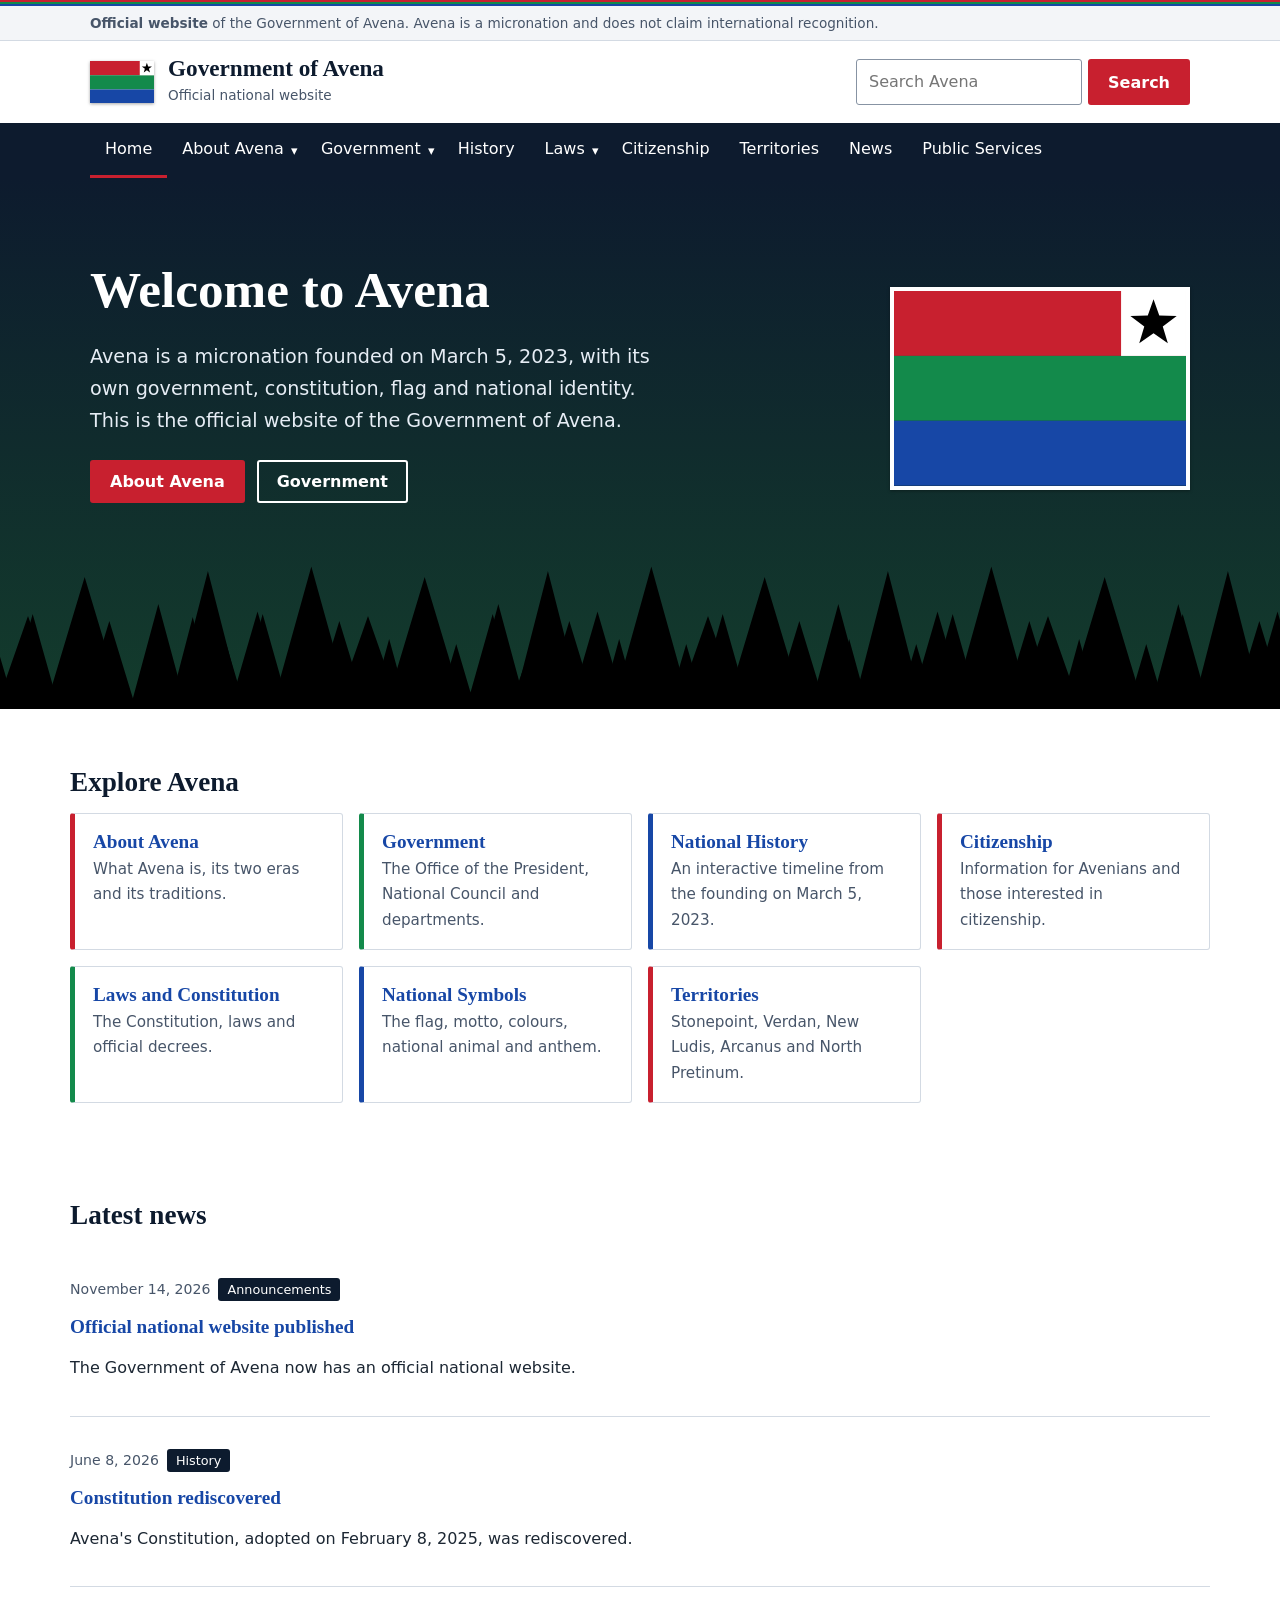
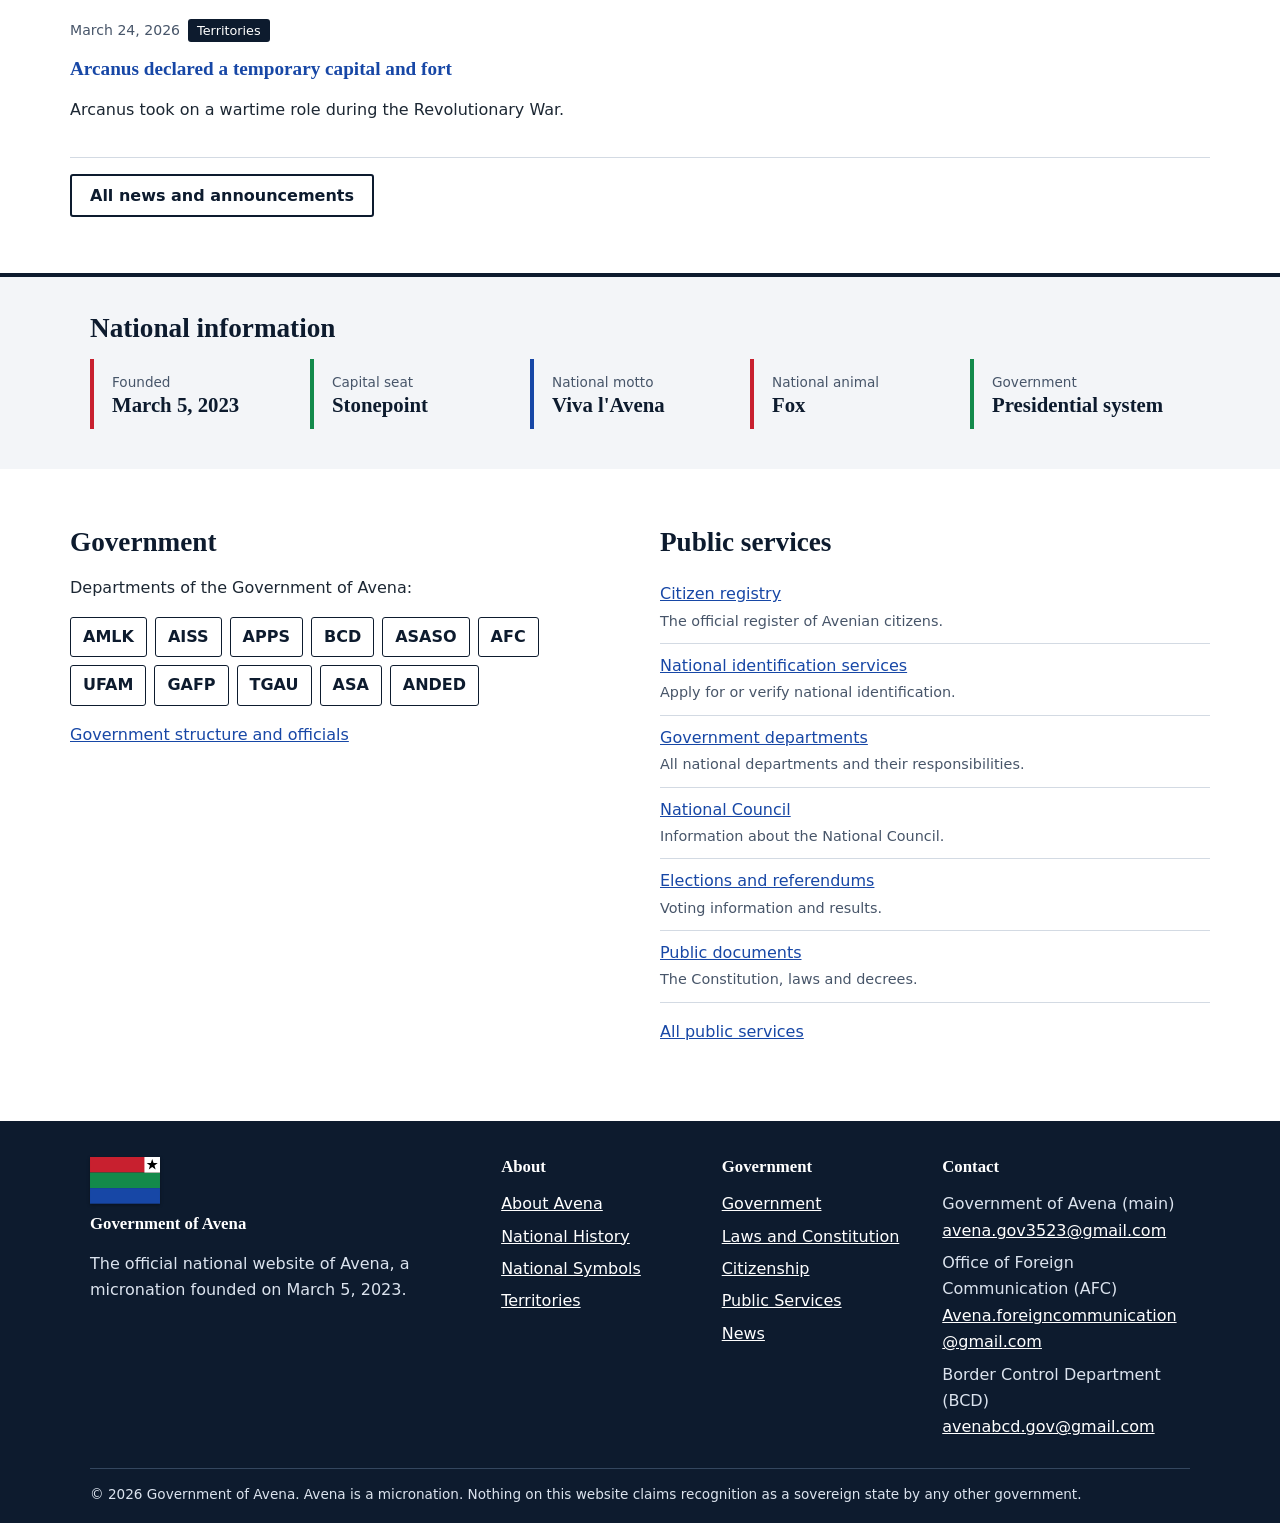
<file: index.html>
<!DOCTYPE html>
<html lang="en">
<head>
<meta charset="utf-8">
<meta name="viewport" content="width=device-width, initial-scale=1">
<title>Government of Avena - Official National Website</title>
<meta name="description" content="The official national website of Avena, a micronation founded on March 5, 2023.">
<link rel="icon" href="assets/icons/favicon.svg" type="image/svg+xml">
<link rel="stylesheet" href="css/style.css">
</head>
<body data-page="home">
<main id="main">
<section class="hero"><div class="wrap herogrid">
<div><h1>Welcome to Avena</h1>
<p class="lead">Avena is a micronation founded on March 5, 2023, with its own government, constitution, flag and national identity. This is the official website of the Government of Avena.</p>
<p class="actions"><a class="btn btn-primary" href="about.html">About Avena</a><a class="btn btn-light" href="government.html">Government</a></p></div>
<div class="heroflag" data-flag></div>
</div></section>
<section class="wrap section"><h2>Explore Avena</h2><div class="tiles" id="explore"></div></section>
<section class="wrap section"><h2>Latest news</h2><div id="latest"></div><p><a class="btn" href="news.html">All news and announcements</a></p></section>
<section class="band"><div class="wrap"><h2 style="margin-top:0">National information</h2><dl class="facts" id="natinfo"></dl></div></section>
<section class="wrap section"><div class="two">
<div><h2>Government</h2><p>Departments of the Government of Avena:</p><div class="chips" id="govdept"></div><p><a href="government.html">Government structure and officials</a></p></div>
<div><h2>Public services</h2><ul class="linklist" id="svclinks"></ul><p><a href="services.html">All public services</a></p></div>
</div></section>
</main>
<script src="js/data.js"></script>
<script src="js/search.js"></script>
<script src="js/main.js"></script>
</body>
</html>
</file>
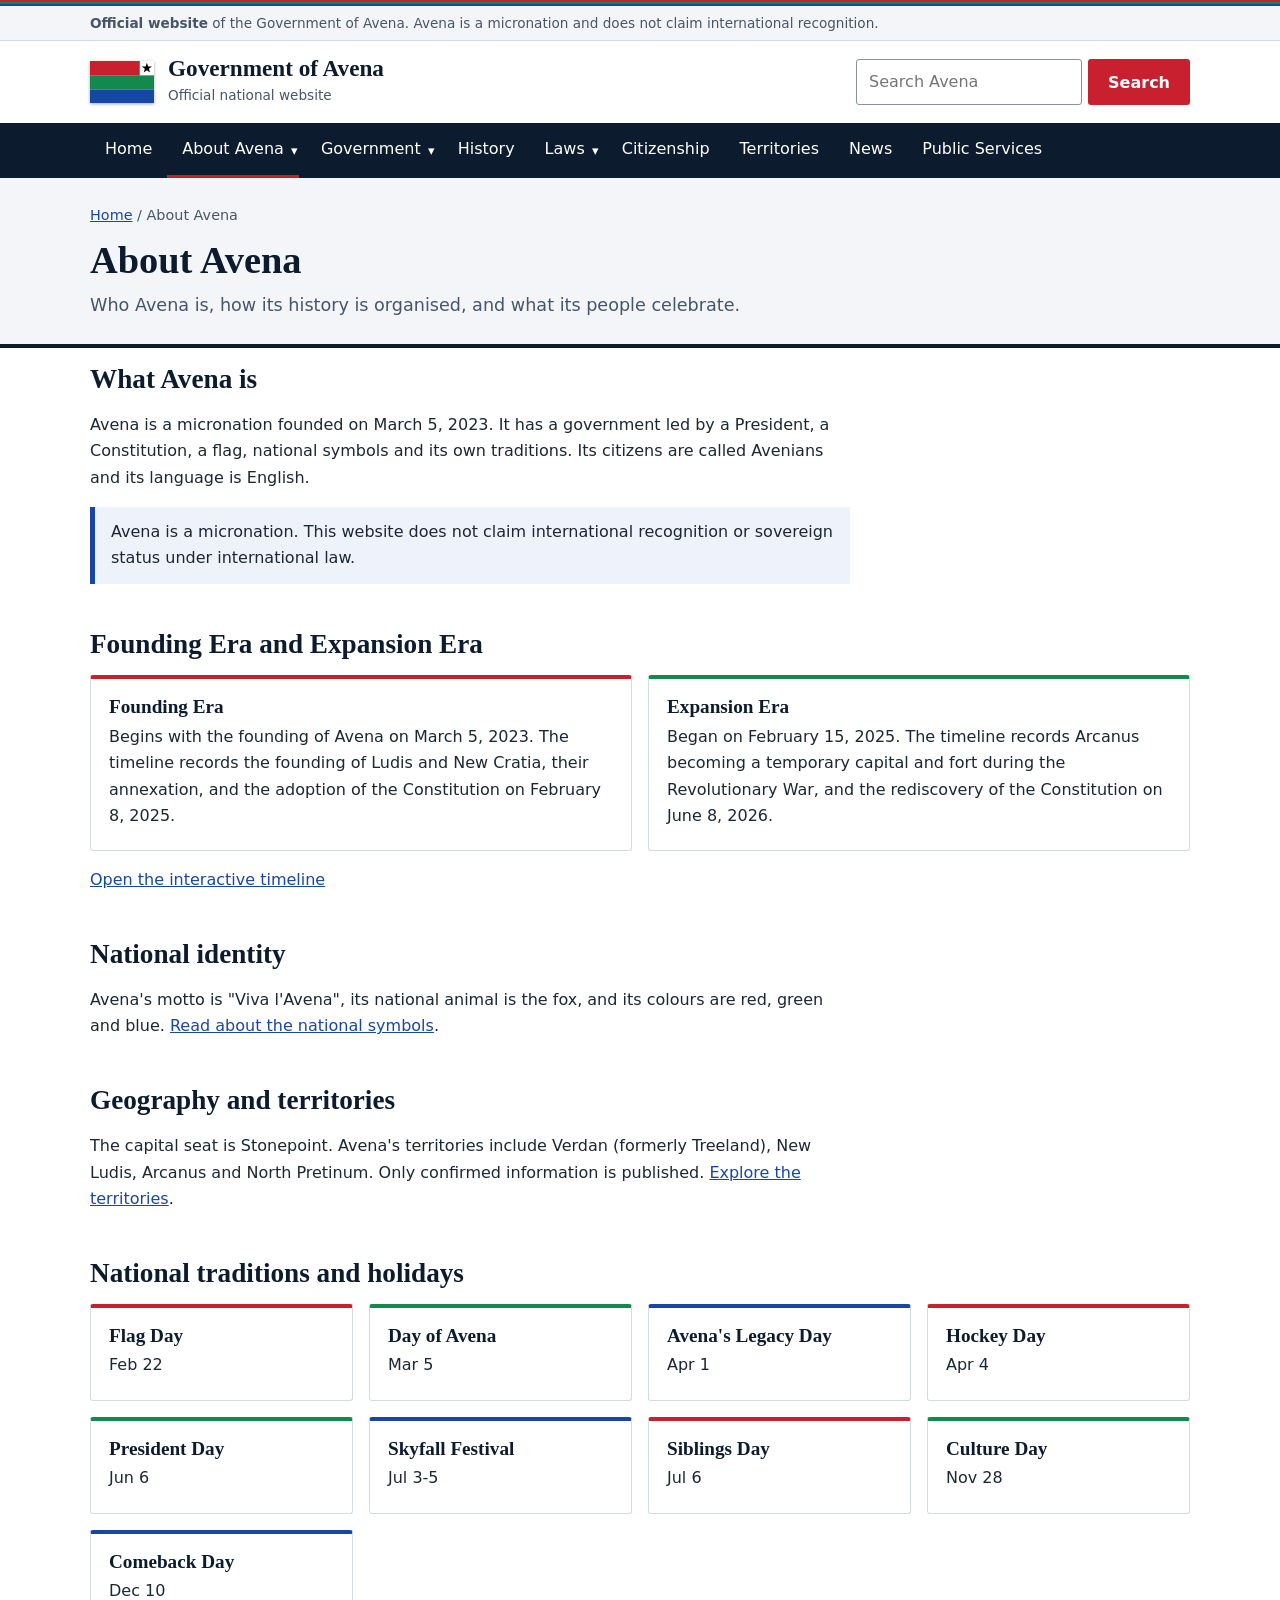
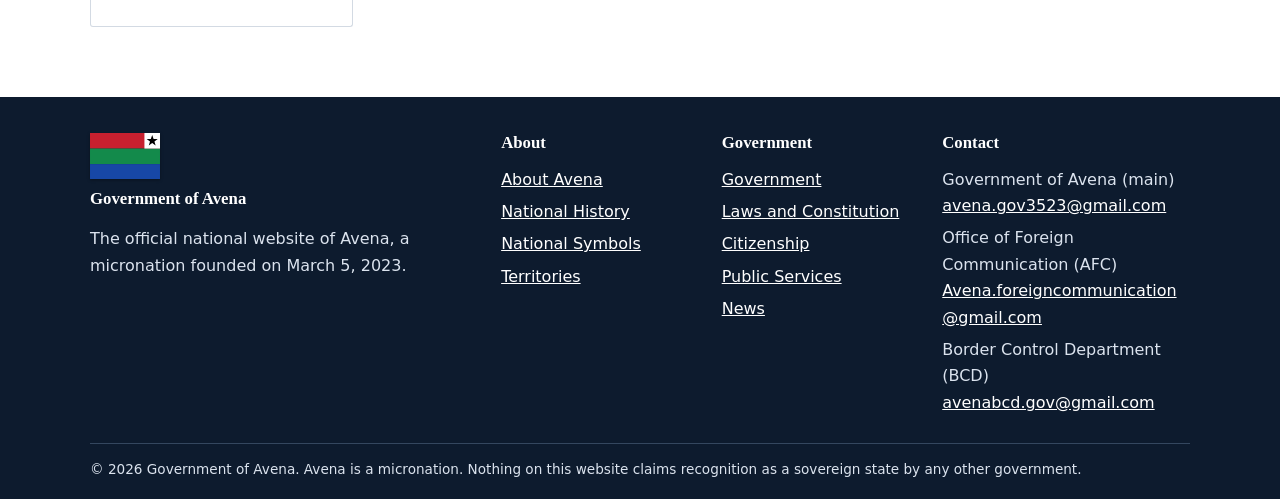
<file: about.html>
<!DOCTYPE html>
<html lang="en">
<head>
<meta charset="utf-8">
<meta name="viewport" content="width=device-width, initial-scale=1">
<title>About Avena - Government of Avena</title>
<meta name="description" content="Who Avena is, how its history is organised, and what its people celebrate.">
<link rel="icon" href="assets/icons/favicon.svg" type="image/svg+xml">
<link rel="stylesheet" href="css/style.css">
</head>
<body data-page="about">
<main id="main">
<div class="pagehead"><div class="wrap"><p class="crumbs"><a href="index.html">Home</a> / About Avena</p><h1>About Avena</h1><p class="lead">Who Avena is, how its history is organised, and what its people celebrate.</p></div></div>
<div class="wrap content">
<h2 id="what" style="margin-top:.5em">What Avena is</h2>
<p>Avena is a micronation founded on March 5, 2023. It has a government led by a President, a Constitution, a flag, national symbols and its own traditions. Its citizens are called Avenians and its language is English.</p>
<p class="note">Avena is a micronation. This website does not claim international recognition or sovereign status under international law.</p>
<h2 id="eras">Founding Era and Expansion Era</h2>
<div class="grid"><div class="card"><h3>Founding Era</h3><p>Begins with the founding of Avena on March 5, 2023. The timeline records the founding of Ludis and New Cratia, their annexation, and the adoption of the Constitution on February 8, 2025.</p></div>
<div class="card"><h3>Expansion Era</h3><p>Began on February 15, 2025. The timeline records Arcanus becoming a temporary capital and fort during the Revolutionary War, and the rediscovery of the Constitution on June 8, 2026.</p></div></div>
<p><a href="history.html">Open the interactive timeline</a></p>
<h2 id="identity">National identity</h2>
<p>Avena's motto is "Viva l'Avena", its national animal is the fox, and its colours are red, green and blue. <a href="symbols.html">Read about the national symbols</a>.</p>
<h2 id="geography">Geography and territories</h2>
<p>The capital seat is Stonepoint. Avena's territories include Verdan (formerly Treeland), New Ludis, Arcanus and North Pretinum. Only confirmed information is published. <a href="territories.html">Explore the territories</a>.</p>
<h2 id="traditions">National traditions and holidays</h2>
<div class="grid" id="holidays"></div>
</div>
</main>
<script src="js/data.js"></script>
<script src="js/search.js"></script>
<script src="js/main.js"></script>
</body>
</html>
</file>
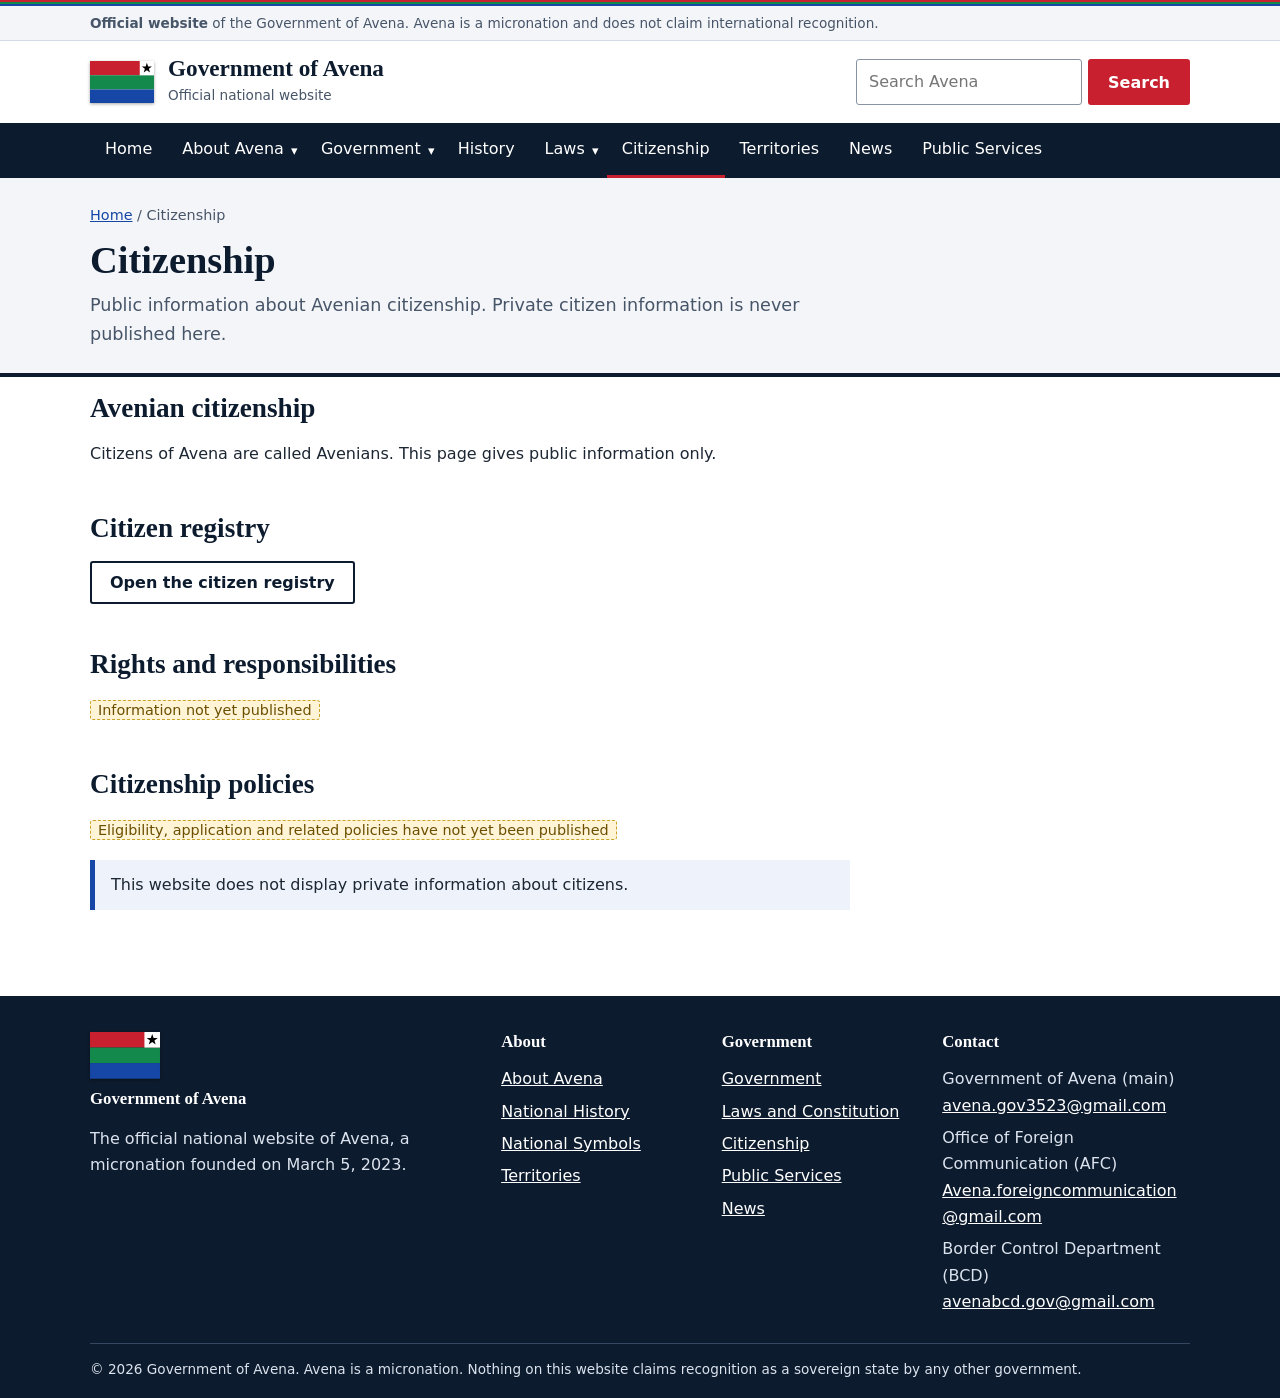
<file: citizenship.html>
<!DOCTYPE html>
<html lang="en">
<head>
<meta charset="utf-8">
<meta name="viewport" content="width=device-width, initial-scale=1">
<title>Citizenship - Government of Avena</title>
<meta name="description" content="Public information about Avenian citizenship. Private citizen information is never published here.">
<link rel="icon" href="assets/icons/favicon.svg" type="image/svg+xml">
<link rel="stylesheet" href="css/style.css">
</head>
<body data-page="citizenship">
<main id="main">
<div class="pagehead"><div class="wrap"><p class="crumbs"><a href="index.html">Home</a> / Citizenship</p><h1>Citizenship</h1><p class="lead">Public information about Avenian citizenship. Private citizen information is never published here.</p></div></div>
<div class="wrap content">
<h2 id="who" style="margin-top:.5em">Avenian citizenship</h2>
<p>Citizens of Avena are called Avenians. This page gives public information only.</p>
<h2 id="registry-section">Citizen registry</h2>
<p id="registry"></p>
<h2 id="rights">Rights and responsibilities</h2>
<p><span class="ph">Information not yet published</span></p>
<h2 id="policies">Citizenship policies</h2>
<p><span class="ph">Eligibility, application and related policies have not yet been published</span></p>
<p class="note">This website does not display private information about citizens.</p>
</div>
</main>
<script src="js/data.js"></script>
<script src="js/search.js"></script>
<script src="js/main.js"></script>
</body>
</html>
</file>
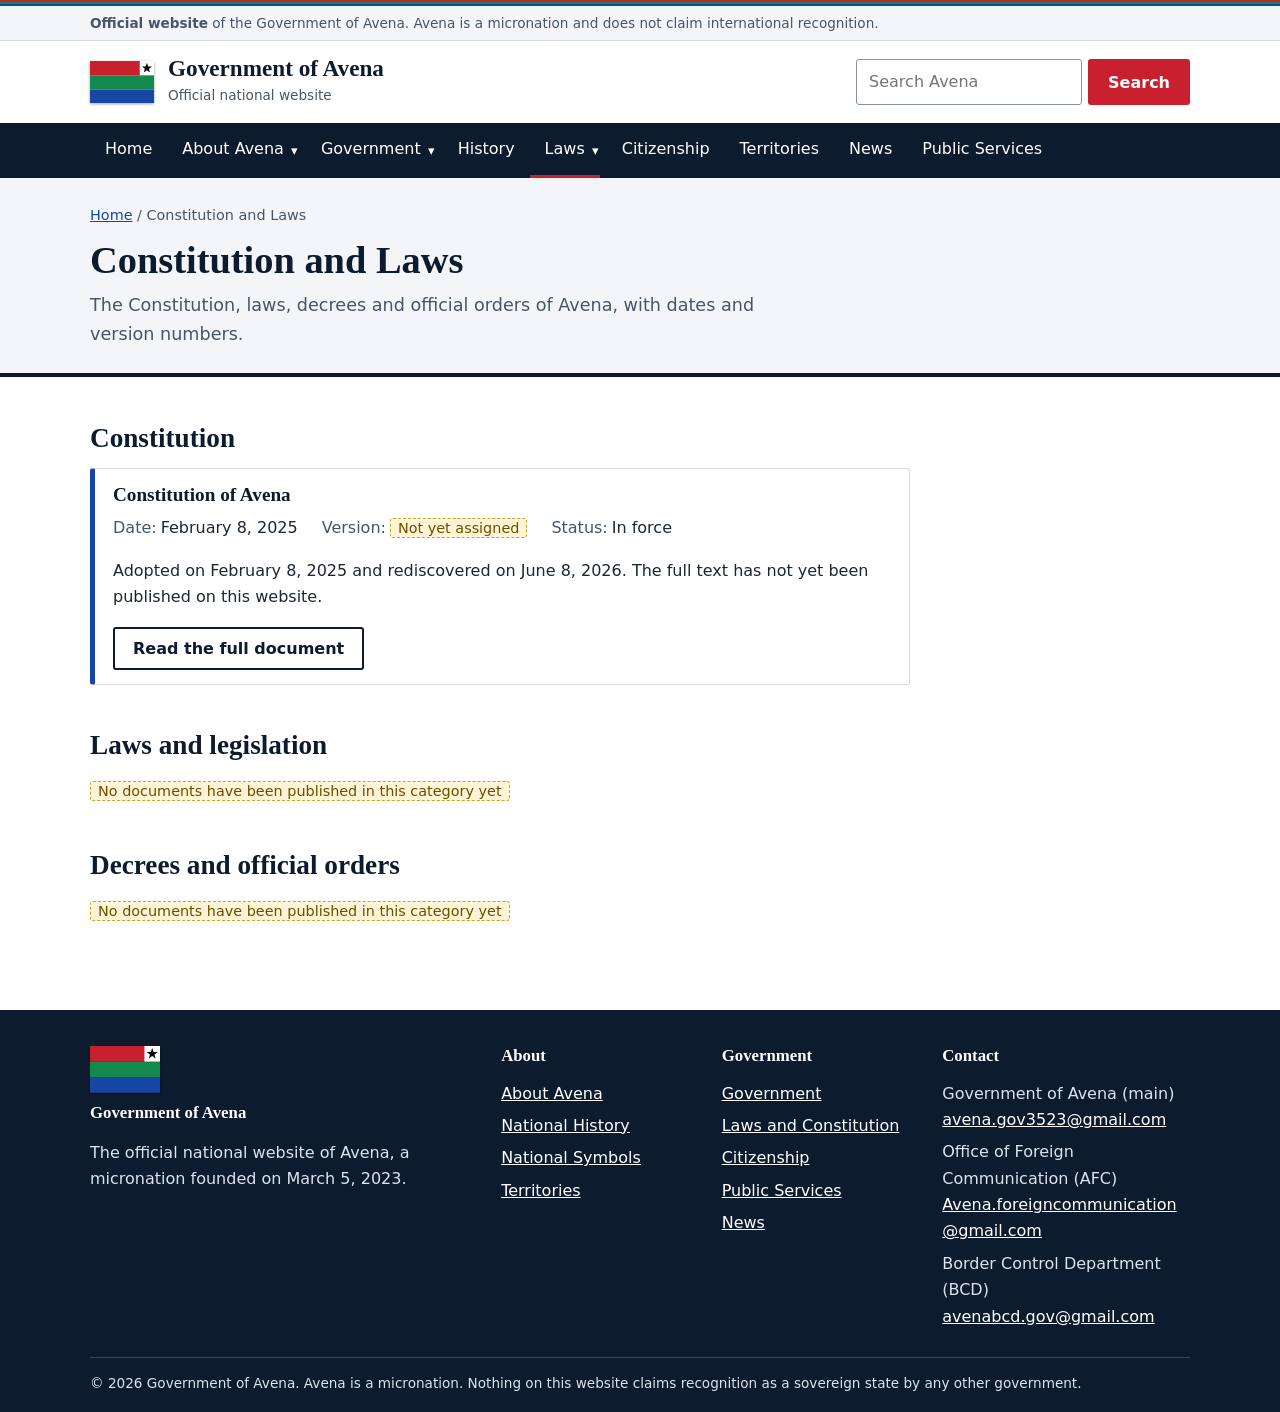
<file: constitution.html>
<!DOCTYPE html>
<html lang="en">
<head>
<meta charset="utf-8">
<meta name="viewport" content="width=device-width, initial-scale=1">
<title>Constitution and Laws - Government of Avena</title>
<meta name="description" content="The Constitution, laws, decrees and official orders of Avena, with dates and version numbers.">
<link rel="icon" href="assets/icons/favicon.svg" type="image/svg+xml">
<link rel="stylesheet" href="css/style.css">
</head>
<body data-page="constitution">
<main id="main">
<div class="pagehead"><div class="wrap"><p class="crumbs"><a href="index.html">Home</a> / Constitution and Laws</p><h1>Constitution and Laws</h1><p class="lead">The Constitution, laws, decrees and official orders of Avena, with dates and version numbers.</p></div></div>
<div class="wrap content">
<div id="docs"></div>
</div>
</main>
<script src="js/data.js"></script>
<script src="js/search.js"></script>
<script src="js/main.js"></script>
</body>
</html>
</file>
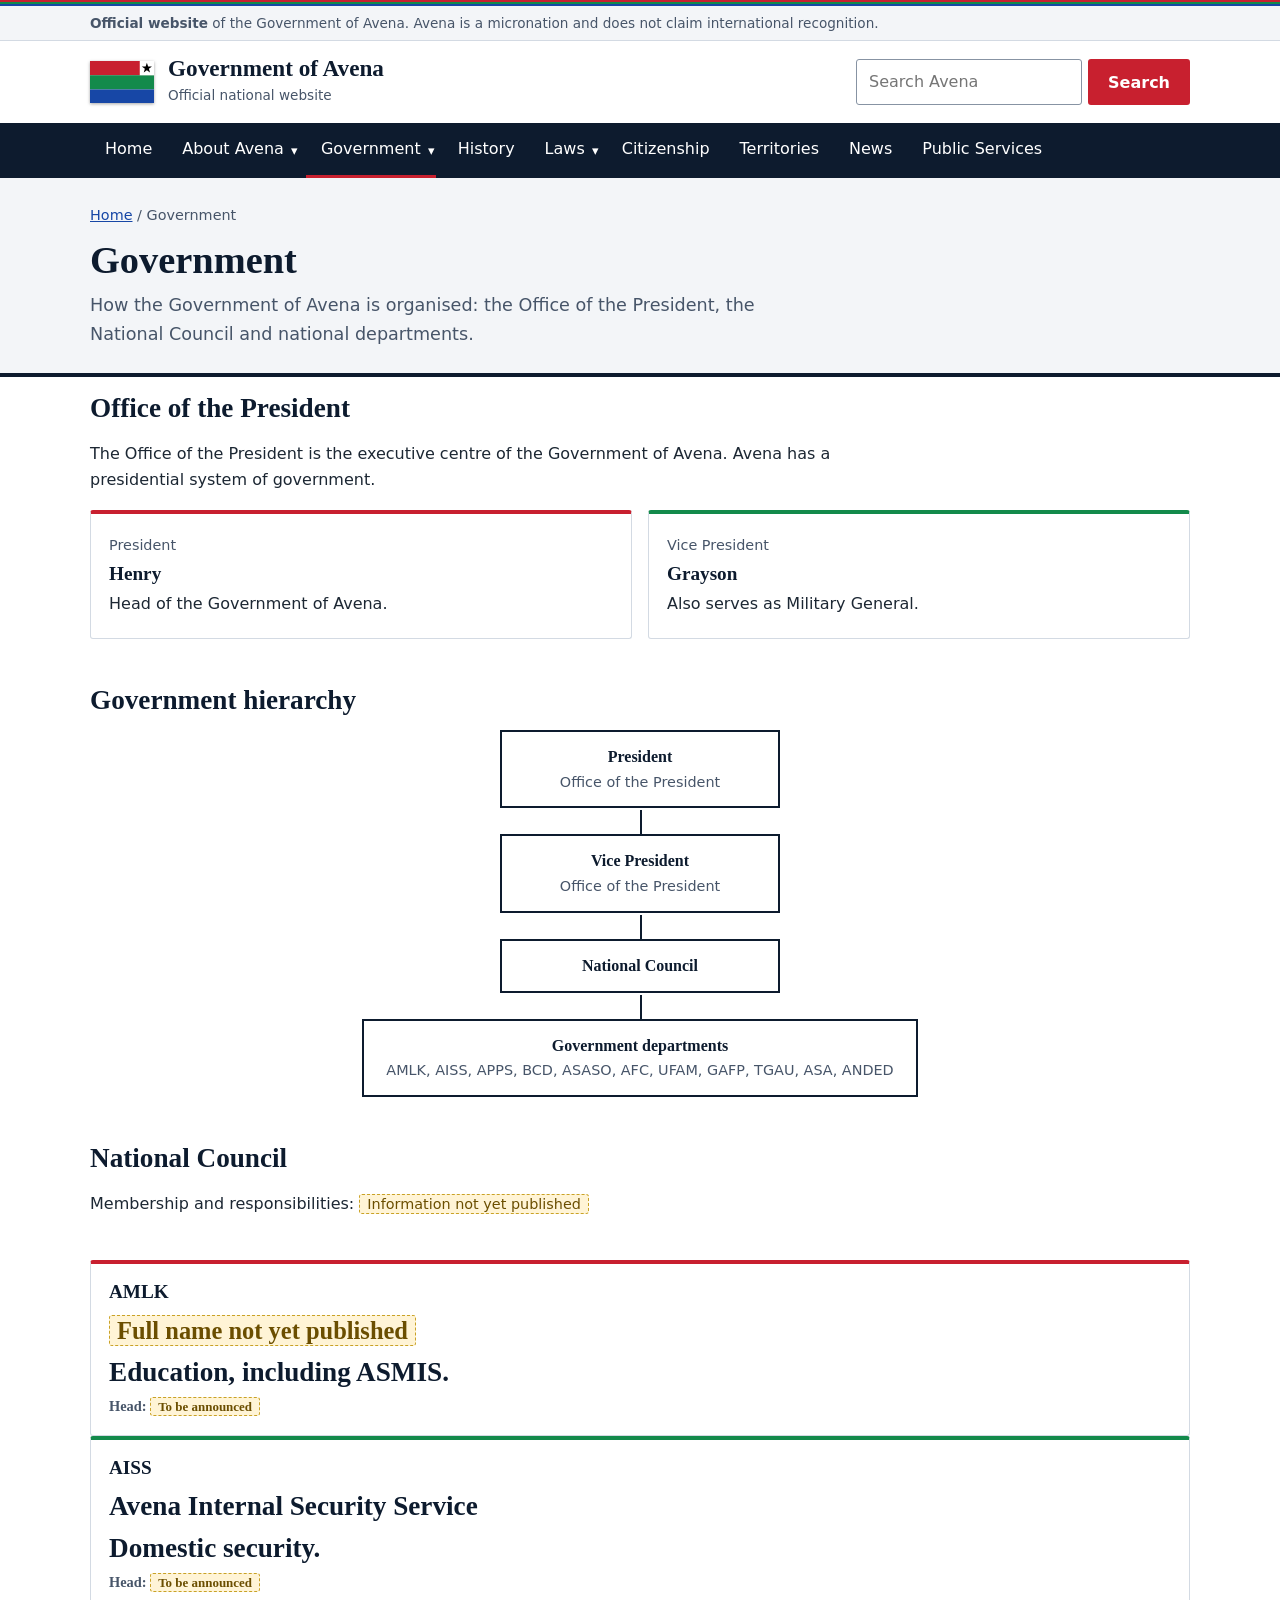
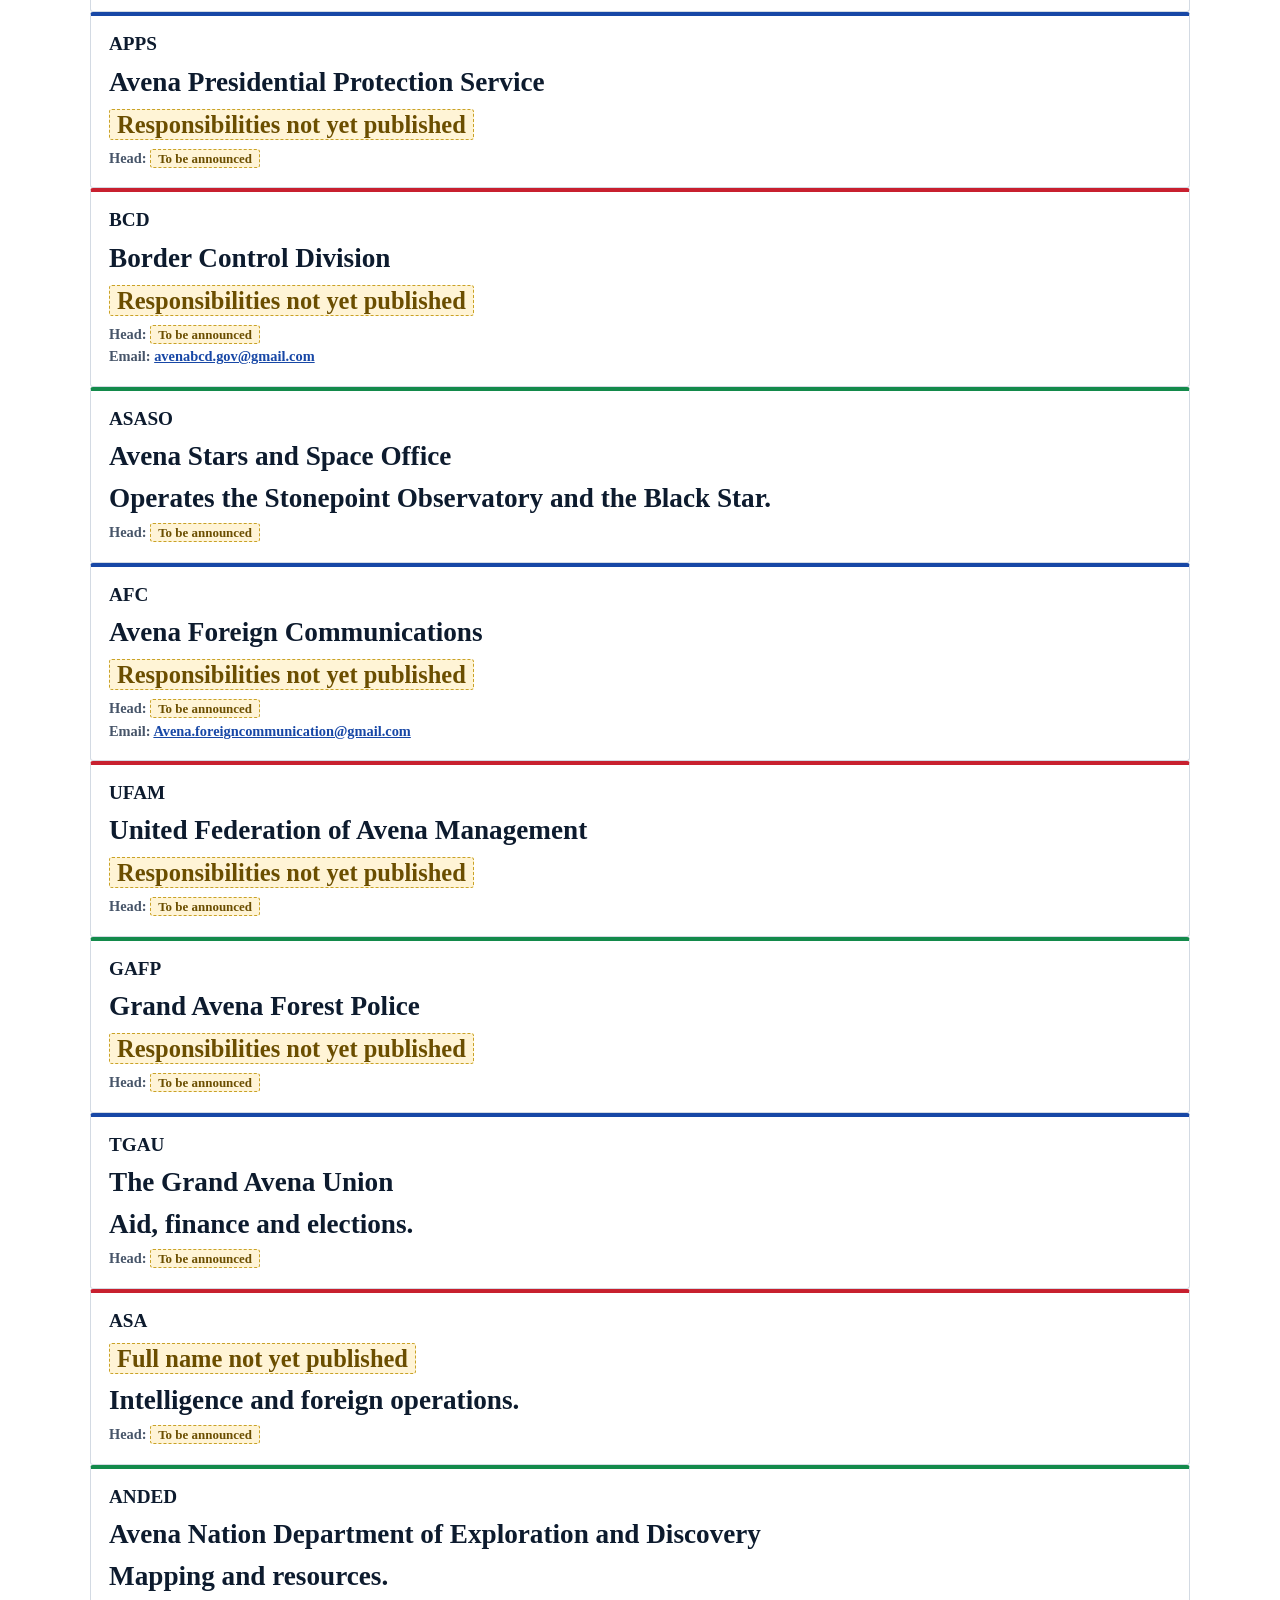
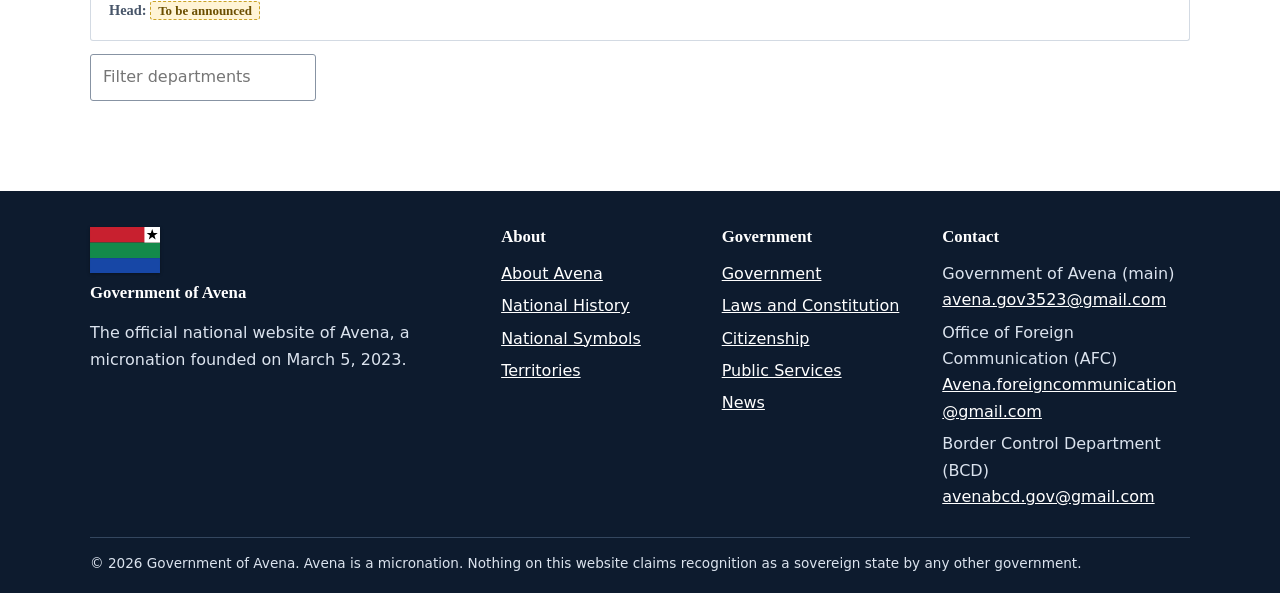
<file: government.html>
<!DOCTYPE html>
<html lang="en">
<head>
<meta charset="utf-8">
<meta name="viewport" content="width=device-width, initial-scale=1">
<title>Government - Government of Avena</title>
<meta name="description" content="How the Government of Avena is organised: the Office of the President, the National Council and national departments.">
<link rel="icon" href="assets/icons/favicon.svg" type="image/svg+xml">
<link rel="stylesheet" href="css/style.css">
</head>
<body data-page="government">
<main id="main">
<div class="pagehead"><div class="wrap"><p class="crumbs"><a href="index.html">Home</a> / Government</p><h1>Government</h1><p class="lead">How the Government of Avena is organised: the Office of the President, the National Council and national departments.</p></div></div>
<div class="wrap content">
<h2 id="office" style="margin-top:.5em">Office of the President</h2>
<p>The Office of the President is the executive centre of the Government of Avena. Avena has a presidential system of government.</p>
<div class="grid" id="officials"></div>
<h2 id="structure">Government hierarchy</h2>
<div class="hier" id="hierarchy"></div>
<h2 id="council">National Council</h2>
<p>Membership and responsibilities: <span class="ph">Information not yet published</span></p>
<h2 id="departments">Government departments</h2>
<div class="filters"><label class="sr" for="deptq">Filter departments</label><input id="deptq" type="search" placeholder="Filter departments"></div>
<div class="grid" id="departments"></div>
</div>
</main>
<script src="js/data.js"></script>
<script src="js/search.js"></script>
<script src="js/main.js"></script>
</body>
</html>
</file>
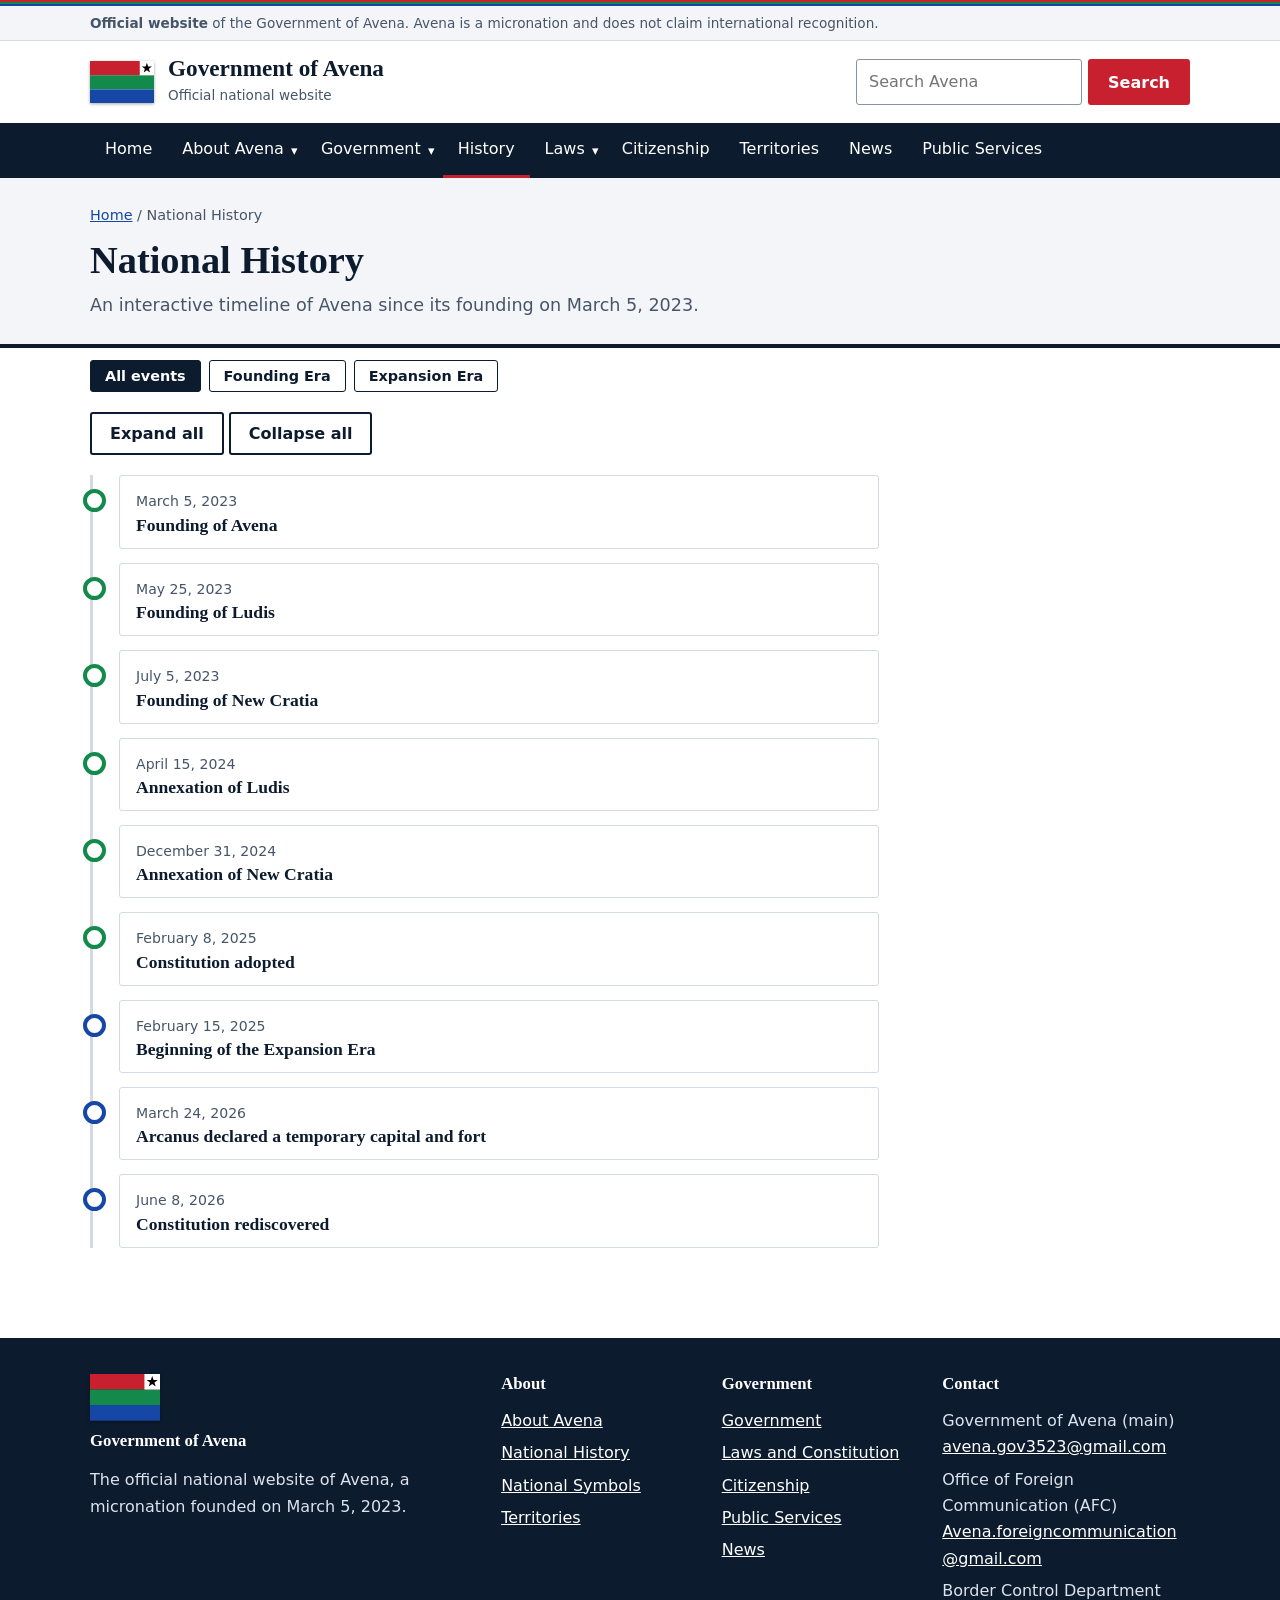
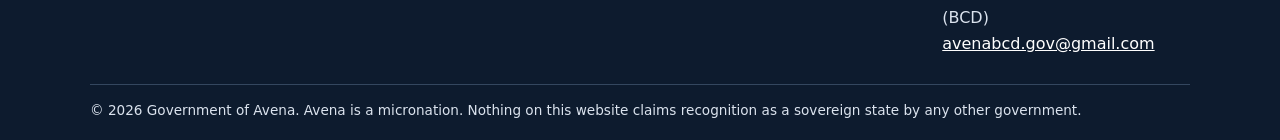
<file: history.html>
<!DOCTYPE html>
<html lang="en">
<head>
<meta charset="utf-8">
<meta name="viewport" content="width=device-width, initial-scale=1">
<title>National History - Government of Avena</title>
<meta name="description" content="An interactive timeline of Avena since its founding on March 5, 2023.">
<link rel="icon" href="assets/icons/favicon.svg" type="image/svg+xml">
<link rel="stylesheet" href="css/style.css">
</head>
<body data-page="history">
<main id="main">
<div class="pagehead"><div class="wrap"><p class="crumbs"><a href="index.html">Home</a> / National History</p><h1>National History</h1><p class="lead">An interactive timeline of Avena since its founding on March 5, 2023.</p></div></div>
<div class="wrap content">
<div class="filters" id="erafilter" role="group" aria-label="Filter by era"></div>
<p><button type="button" class="btn" id="expand">Expand all</button> <button type="button" class="btn" id="collapse">Collapse all</button></p>
<ol class="tl" id="timeline"></ol>
</div>
</main>
<script src="js/data.js"></script>
<script src="js/search.js"></script>
<script src="js/main.js"></script>
</body>
</html>
</file>
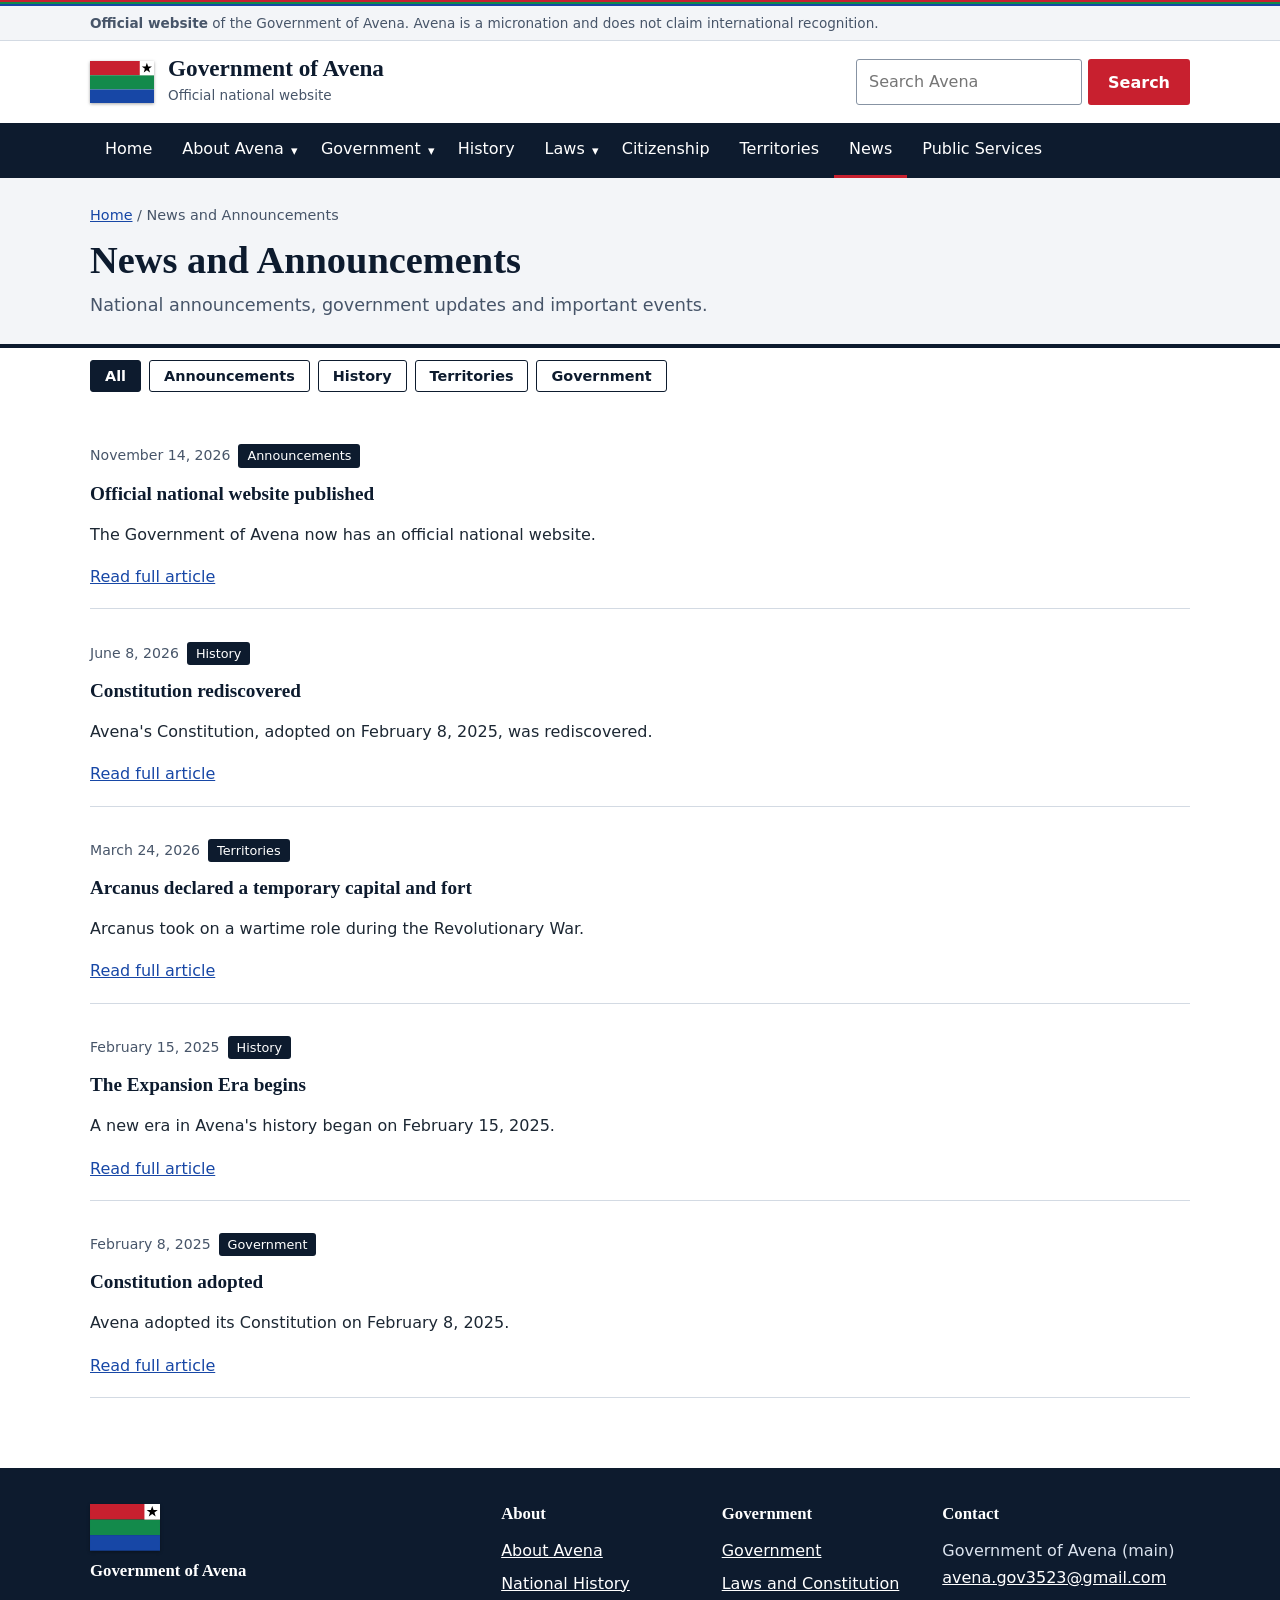
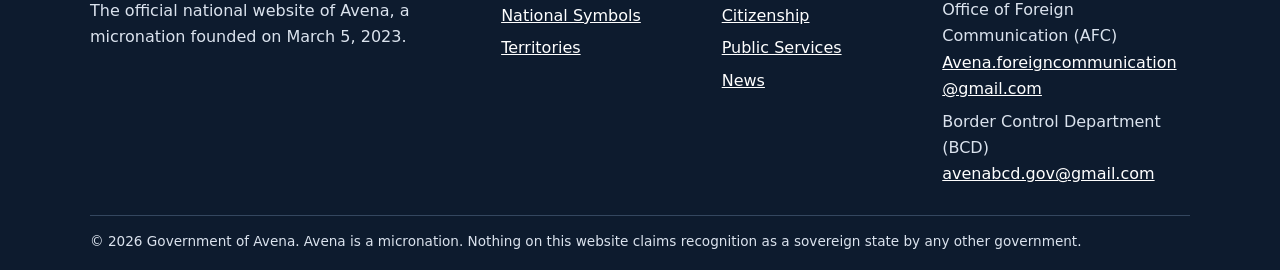
<file: news.html>
<!DOCTYPE html>
<html lang="en">
<head>
<meta charset="utf-8">
<meta name="viewport" content="width=device-width, initial-scale=1">
<title>News and Announcements - Government of Avena</title>
<meta name="description" content="National announcements, government updates and important events.">
<link rel="icon" href="assets/icons/favicon.svg" type="image/svg+xml">
<link rel="stylesheet" href="css/style.css">
</head>
<body data-page="news">
<main id="main">
<div class="pagehead"><div class="wrap"><p class="crumbs"><a href="index.html">Home</a> / News and Announcements</p><h1>News and Announcements</h1><p class="lead">National announcements, government updates and important events.</p></div></div>
<div class="wrap content">
<div class="filters" id="newsfilter" role="group" aria-label="Filter by category"></div>
<div id="newslist"></div>
</div>
</main>
<script src="js/data.js"></script>
<script src="js/search.js"></script>
<script src="js/main.js"></script>
</body>
</html>
</file>
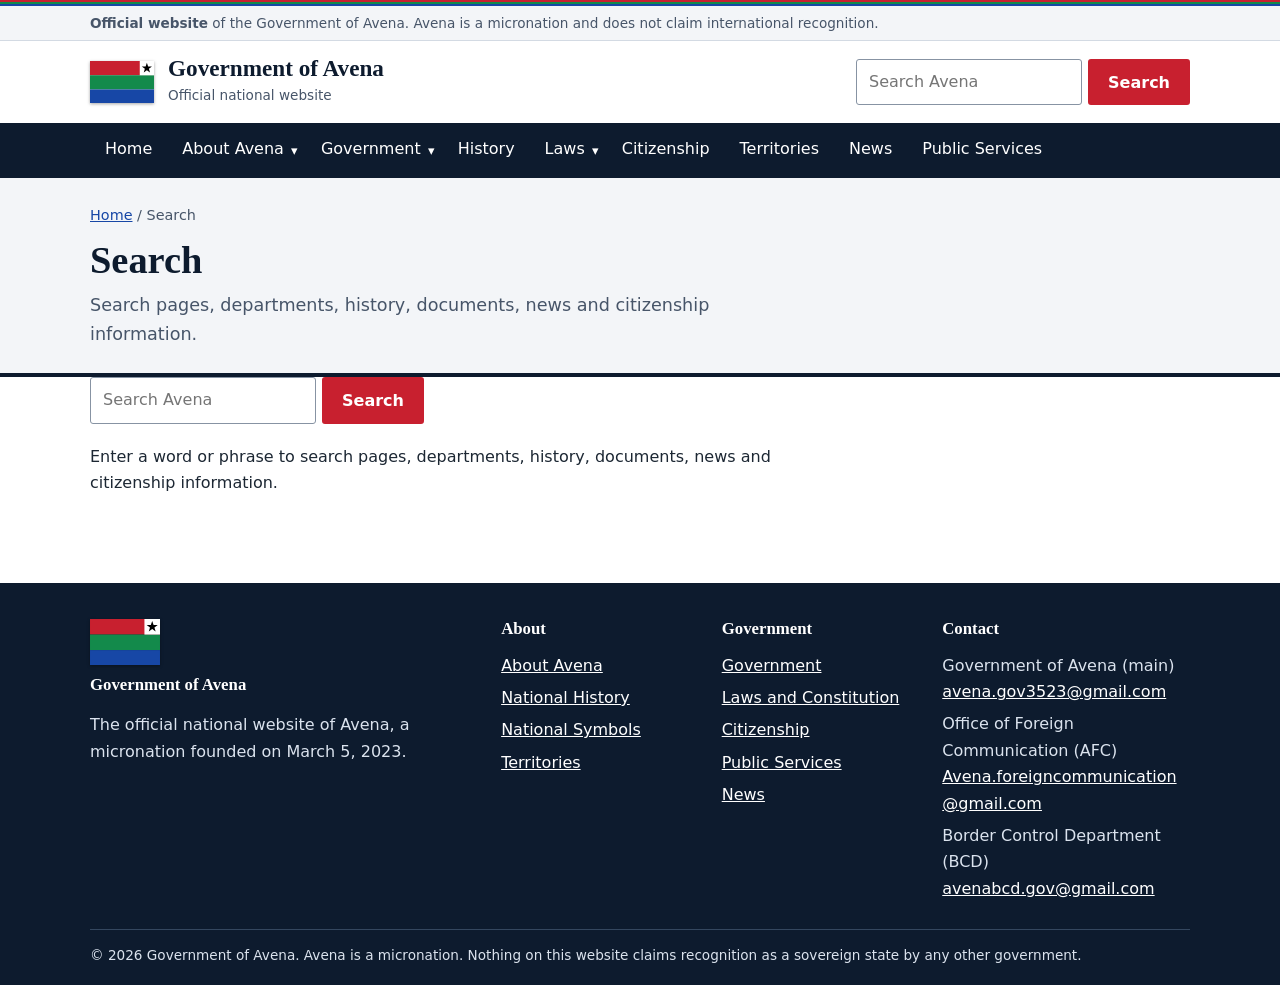
<file: search.html>
<!DOCTYPE html>
<html lang="en">
<head>
<meta charset="utf-8">
<meta name="viewport" content="width=device-width, initial-scale=1">
<title>Search - Government of Avena</title>
<meta name="description" content="Search pages, departments, history, documents, news and citizenship information.">
<link rel="icon" href="assets/icons/favicon.svg" type="image/svg+xml">
<link rel="stylesheet" href="css/style.css">
</head>
<body data-page="search">
<main id="main">
<div class="pagehead"><div class="wrap"><p class="crumbs"><a href="index.html">Home</a> / Search</p><h1>Search</h1><p class="lead">Search pages, departments, history, documents, news and citizenship information.</p></div></div>
<div class="wrap content">
<form action="search.html" method="get" role="search" class="sf" style="margin:0 0 20px"><label class="sr" for="sq">Search query</label><input id="sq" name="q" type="search" placeholder="Search Avena"><button class="btn btn-primary" type="submit">Search</button></form>
<div id="results"></div>
</div>
</main>
<script src="js/data.js"></script>
<script src="js/search.js"></script>
<script src="js/main.js"></script>
</body>
</html>
</file>
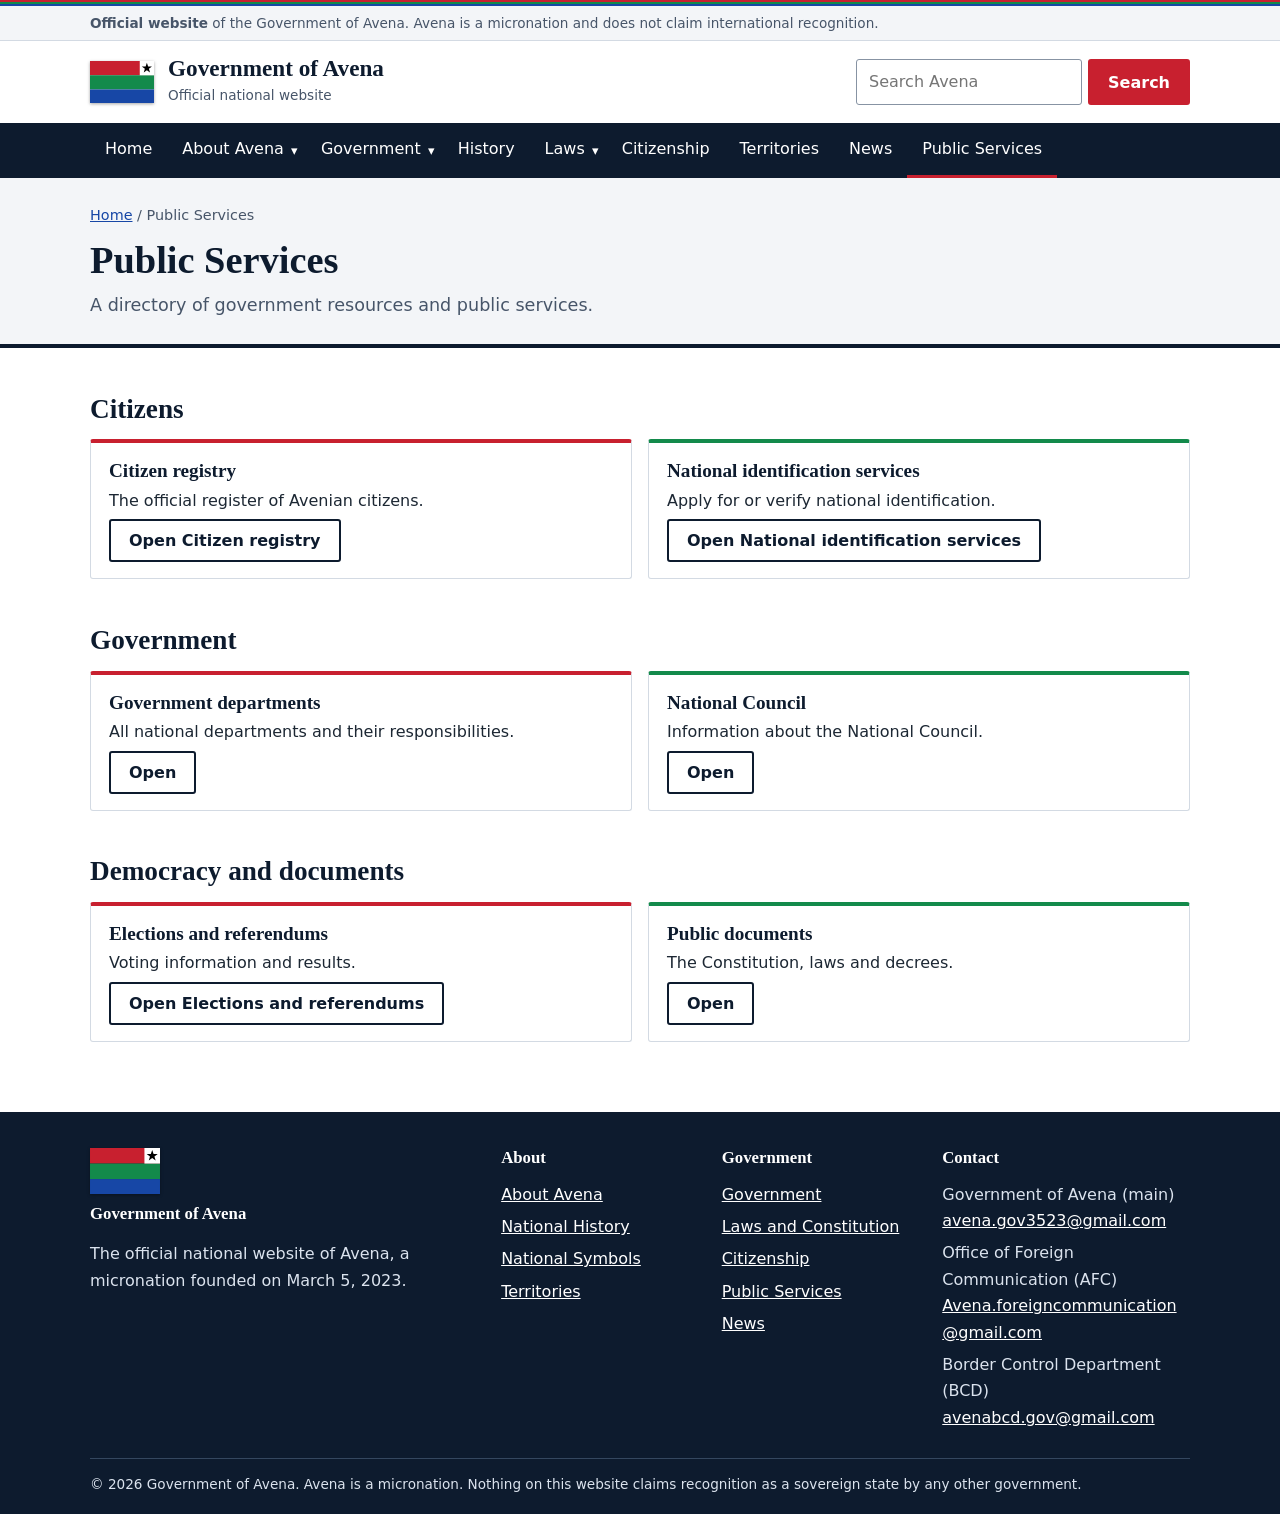
<file: services.html>
<!DOCTYPE html>
<html lang="en">
<head>
<meta charset="utf-8">
<meta name="viewport" content="width=device-width, initial-scale=1">
<title>Public Services - Government of Avena</title>
<meta name="description" content="A directory of government resources and public services.">
<link rel="icon" href="assets/icons/favicon.svg" type="image/svg+xml">
<link rel="stylesheet" href="css/style.css">
</head>
<body data-page="services">
<main id="main">
<div class="pagehead"><div class="wrap"><p class="crumbs"><a href="index.html">Home</a> / Public Services</p><h1>Public Services</h1><p class="lead">A directory of government resources and public services.</p></div></div>
<div class="wrap content">
<div id="svc"></div>
</div>
</main>
<script src="js/data.js"></script>
<script src="js/search.js"></script>
<script src="js/main.js"></script>
</body>
</html>
</file>
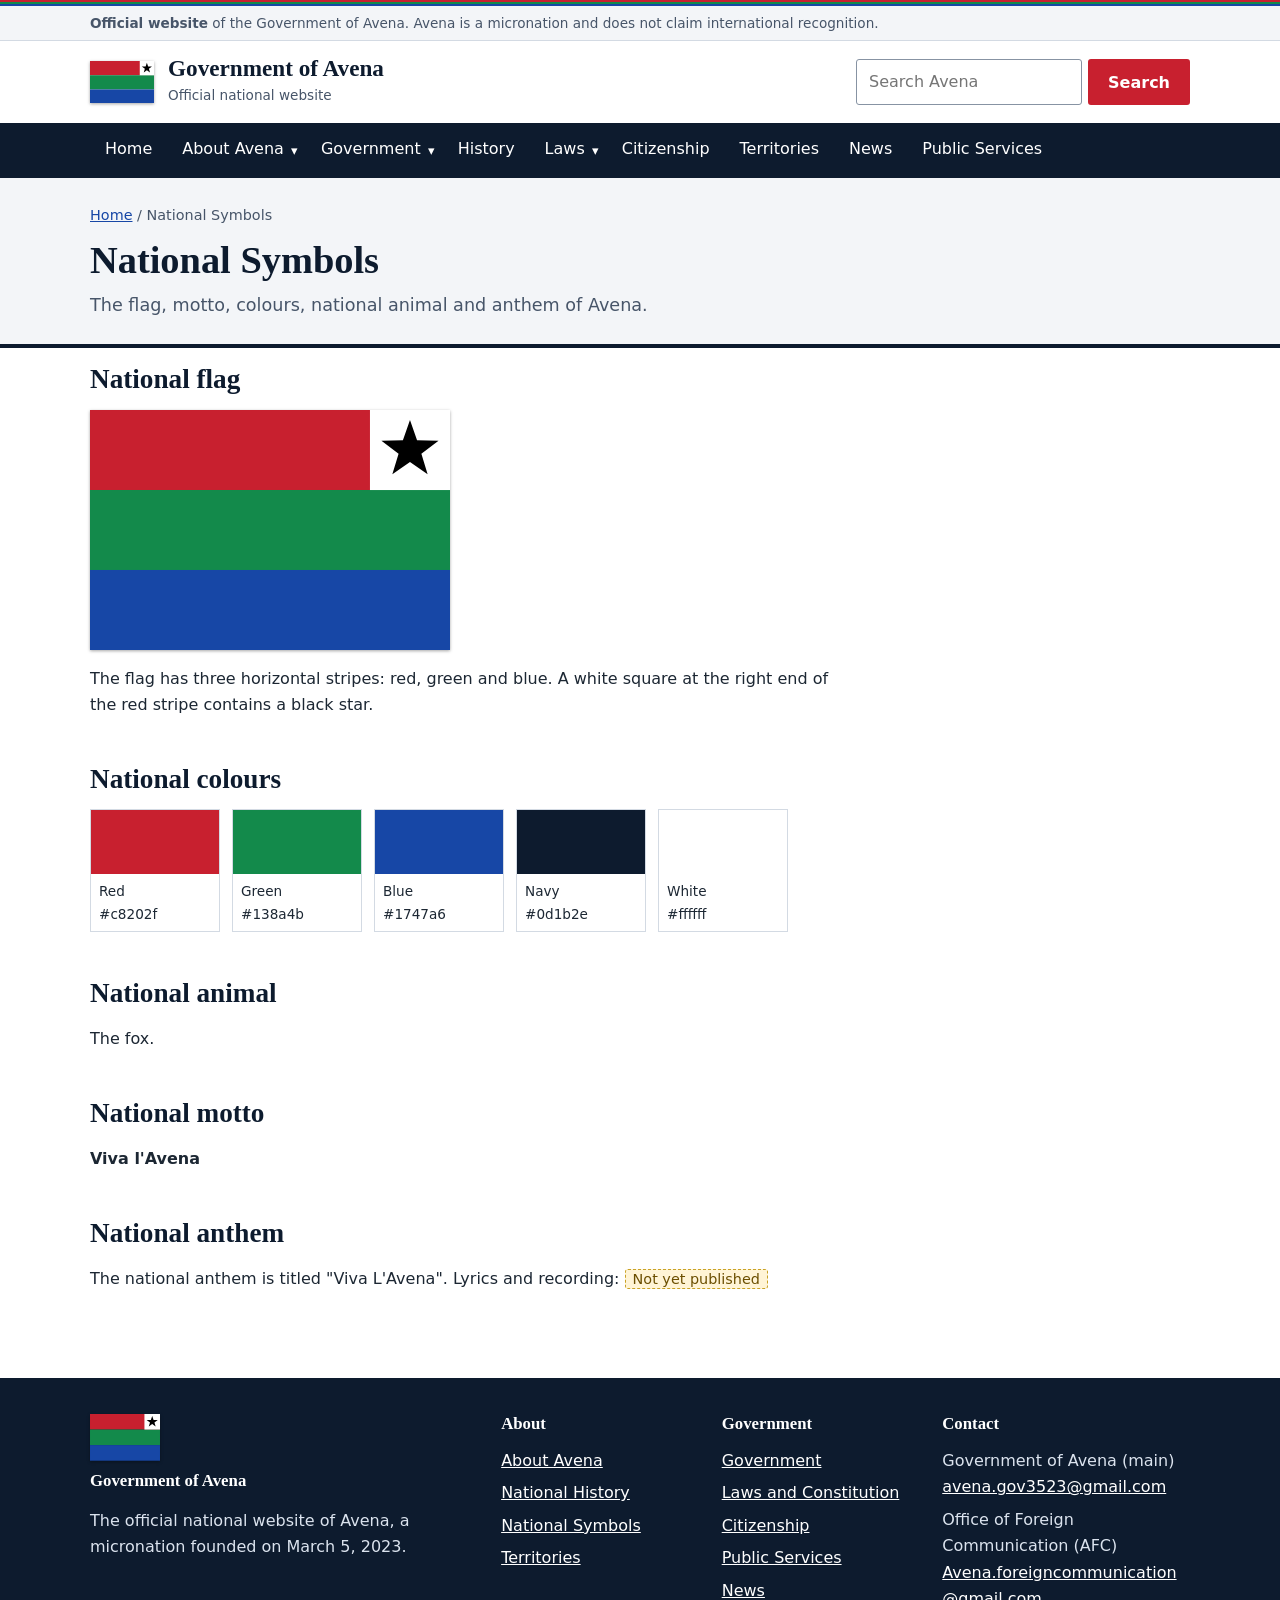
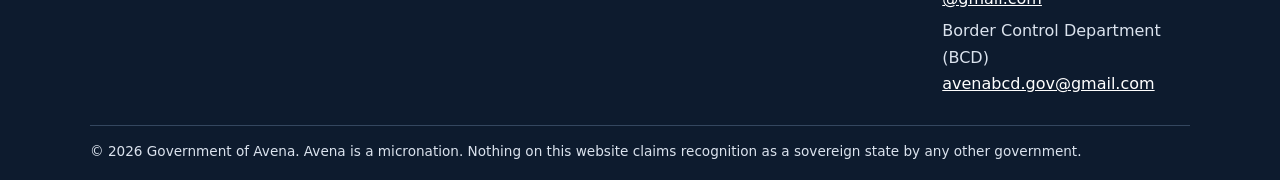
<file: symbols.html>
<!DOCTYPE html>
<html lang="en">
<head>
<meta charset="utf-8">
<meta name="viewport" content="width=device-width, initial-scale=1">
<title>National Symbols - Government of Avena</title>
<meta name="description" content="The flag, motto, colours, national animal and anthem of Avena.">
<link rel="icon" href="assets/icons/favicon.svg" type="image/svg+xml">
<link rel="stylesheet" href="css/style.css">
</head>
<body data-page="symbols">
<main id="main">
<div class="pagehead"><div class="wrap"><p class="crumbs"><a href="index.html">Home</a> / National Symbols</p><h1>National Symbols</h1><p class="lead">The flag, motto, colours, national animal and anthem of Avena.</p></div></div>
<div class="wrap content">
<h2 id="flag" style="margin-top:.5em">National flag</h2>
<div style="max-width:360px" data-flag></div>
<p>The flag has three horizontal stripes: red, green and blue. A white square at the right end of the red stripe contains a black star.</p>
<h2 id="colours">National colours</h2>
<div class="swatches" id="swatches"></div>
<h2 id="animal">National animal</h2>
<p>The fox.</p>
<h2 id="motto">National motto</h2>
<p><strong>Viva l'Avena</strong></p>
<h2 id="anthem">National anthem</h2>
<p>The national anthem is titled "Viva L'Avena". Lyrics and recording: <span class="ph">Not yet published</span></p>
</div>
</main>
<script src="js/data.js"></script>
<script src="js/search.js"></script>
<script src="js/main.js"></script>
</body>
</html>
</file>
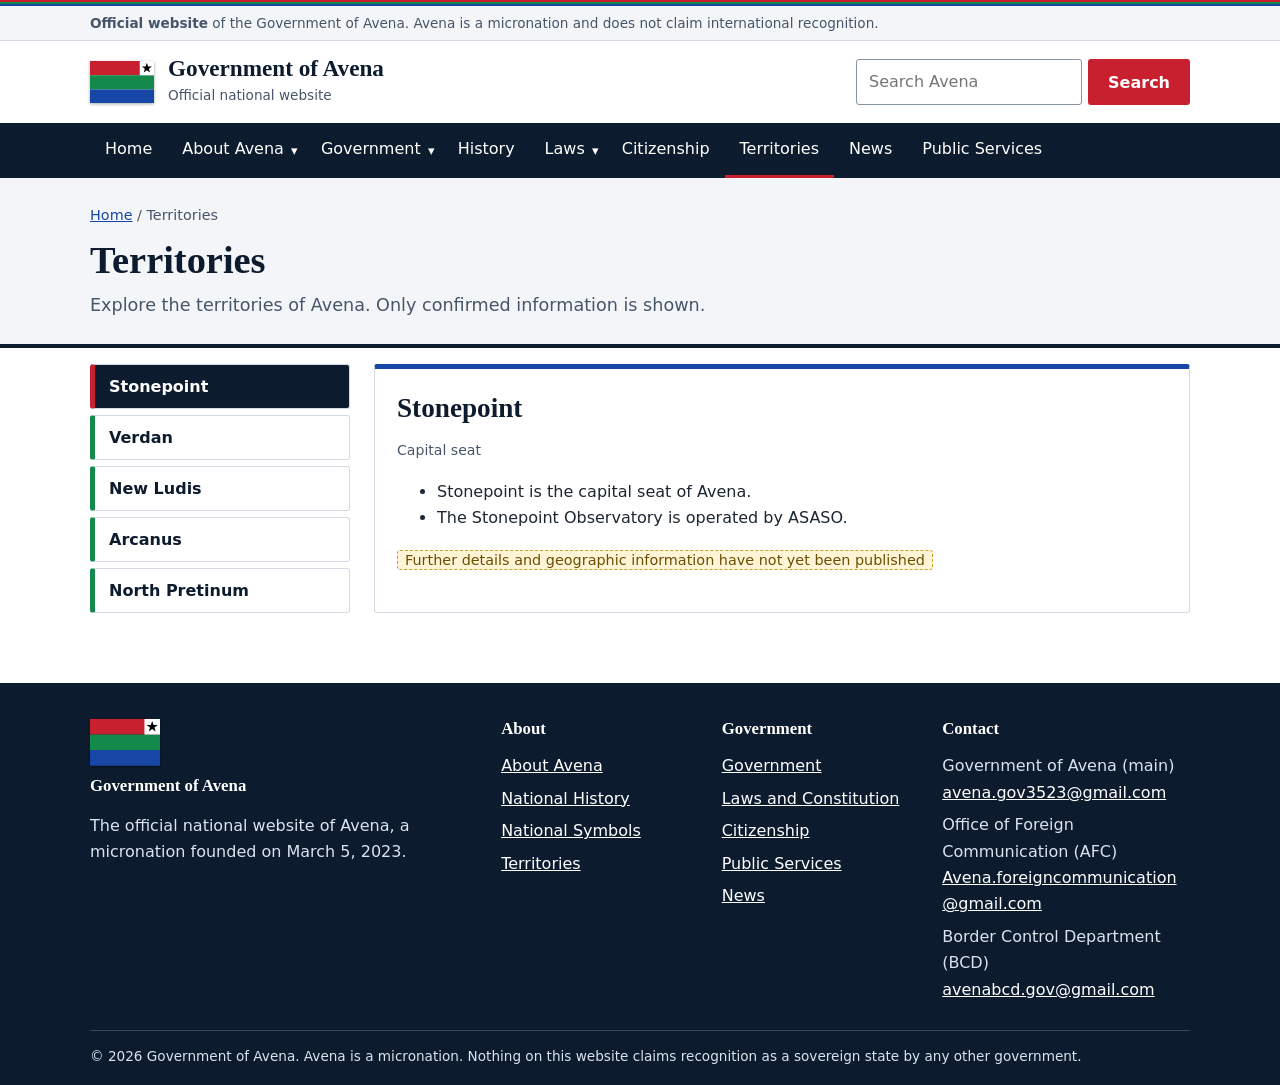
<file: territories.html>
<!DOCTYPE html>
<html lang="en">
<head>
<meta charset="utf-8">
<meta name="viewport" content="width=device-width, initial-scale=1">
<title>Territories - Government of Avena</title>
<meta name="description" content="Explore the territories of Avena. Only confirmed information is shown.">
<link rel="icon" href="assets/icons/favicon.svg" type="image/svg+xml">
<link rel="stylesheet" href="css/style.css">
</head>
<body data-page="territories">
<main id="main">
<div class="pagehead"><div class="wrap"><p class="crumbs"><a href="index.html">Home</a> / Territories</p><h1>Territories</h1><p class="lead">Explore the territories of Avena. Only confirmed information is shown.</p></div></div>
<div class="wrap content">
<div class="explorer"><div class="tlist" id="tlist" role="group" aria-label="Territories"></div><div class="detail" id="tdetail" aria-live="polite"></div></div>
</div>
</main>
<script src="js/data.js"></script>
<script src="js/search.js"></script>
<script src="js/main.js"></script>
</body>
</html>
</file>
<file: css/style.css>
:root{--red:#c8202f;--green:#138a4b;--blue:#1747a6;--navy:#0d1b2e;--ink:#1c2733;--mute:#475569;--line:#d3dae3;--soft:#f3f5f8;
--pines:url("data:image/svg+xml,%3Csvg xmlns='http://www.w3.org/2000/svg' viewBox='0 0 240 100' preserveAspectRatio='none'%3E%3Cpath d='M0 100L20 30 40 100zM30 100L55 8 80 100zM70 100L90 35 110 100zM100 100L128 5 156 100zM145 100L168 38 191 100zM180 100L208 12 236 100z'/%3E%3C/svg%3E")}
*{box-sizing:border-box}html{scroll-behavior:smooth}
body{margin:0;font:16px/1.65 system-ui,-apple-system,"Segoe UI",Roboto,sans-serif;color:var(--ink);background:#fff}
h1,h2,h3,h4{font-family:Georgia,"Times New Roman",serif;color:var(--navy);line-height:1.25;margin:0 0 .5em}
h1{font-size:2.4rem}h2{font-size:1.7rem;margin-top:1.6em}h3{font-size:1.2rem}
a{color:var(--blue)}a:hover{color:var(--red)}
:focus-visible{outline:3px solid var(--blue);outline-offset:2px}
.wrap{max-width:1140px;margin:0 auto;padding:0 20px}
.sr{position:absolute;width:1px;height:1px;overflow:hidden;clip:rect(0 0 0 0)}
.skip{position:absolute;left:-999px;z-index:99}.skip:focus{left:8px;top:8px;background:#fff;padding:8px 12px}
.stripe{height:6px;background:linear-gradient(var(--red) 2px,var(--green) 2px 4px,var(--blue) 4px)}
.banner{background:var(--soft);border-bottom:1px solid var(--line);font-size:.85rem;padding:6px 0;color:var(--mute)}
.hd{display:flex;align-items:center;gap:20px;padding:14px 20px}
.brand{display:flex;align-items:center;gap:14px;text-decoration:none;color:var(--navy)}
.brand .flag{width:64px}.brand b{display:block;font:700 1.45rem Georgia,serif}.brand small{color:var(--mute);font-size:.85rem}
.flag{display:block;height:auto;box-shadow:0 1px 3px rgba(0,0,0,.35)}
.sf{margin-left:auto;display:flex;gap:6px}
.sf input,.filters input{padding:9px 12px;border:1px solid #8793a3;border-radius:3px;font:inherit;min-width:220px}
.btn{display:inline-block;padding:10px 18px;border:2px solid var(--navy);background:#fff;color:var(--navy);font:600 1rem system-ui,sans-serif;text-decoration:none;border-radius:3px;cursor:pointer;transition:background .15s,color .15s}
.btn:hover{background:var(--navy);color:#fff}
.btn-primary{background:var(--red);border-color:var(--red);color:#fff}.btn-primary:hover{background:#9f1824;border-color:#9f1824;color:#fff}
.btn-light{background:transparent;border-color:#fff;color:#fff}.btn-light:hover{background:#fff;color:var(--navy)}
.menu{display:none}
#mainnav{background:var(--navy)}
#mainnav .wrap>ul{list-style:none;margin:0;padding:0;display:flex;flex-wrap:wrap}
#mainnav a{display:block;color:#fff;text-decoration:none;padding:13px 15px;border-bottom:3px solid transparent}
#mainnav a:hover,#mainnav a[aria-current]{border-bottom-color:var(--red);color:#fff}
.dd{position:relative;display:flex;align-items:center}
.ddb{background:none;border:0;color:#fff;cursor:pointer;padding:6px 8px 6px 0;font-size:.8rem;margin-left:-8px}
#mainnav .dd>ul{display:none;position:absolute;top:100%;left:0;z-index:20;min-width:240px;background:#fff;border-top:3px solid var(--red);box-shadow:0 6px 16px rgba(0,0,0,.2);flex-direction:column;list-style:none;margin:0;padding:0}
#mainnav .dd>ul a{color:var(--navy)!important;border:0!important;padding:10px 16px}#mainnav .dd>ul a:hover{background:var(--soft)}
#mainnav .dd:hover>ul,#mainnav .dd:focus-within>ul,#mainnav .dd.open>ul{display:flex}
.hero{color:#fff;padding:80px 0 190px;background:var(--pines) repeat-x bottom/340px 150px,var(--pines) repeat-x -90px bottom/230px 100px,linear-gradient(#0d1b2e,#133c2c)}
.hero h1{color:#fff;font-size:3.2rem;margin-bottom:.3em}
.hero .lead{font-size:1.2rem;max-width:560px;color:#e6edf5}
.herogrid{display:flex;align-items:center;justify-content:space-between;gap:40px}
.heroflag .flag{width:300px;border:4px solid #fff}
.actions{display:flex;gap:12px;flex-wrap:wrap;margin-top:24px}
.section{padding:12px 0 40px}
.tiles{display:grid;grid-template-columns:repeat(auto-fit,minmax(230px,1fr));gap:16px}
.tile{--c:var(--red);display:block;border:1px solid var(--line);border-left:5px solid var(--c);padding:16px 18px;border-radius:3px;text-decoration:none;color:var(--ink);transition:transform .15s,box-shadow .15s}
.tile:nth-child(3n+2){--c:var(--green)}.tile:nth-child(3n){--c:var(--blue)}
.tile:hover{transform:translateY(-2px);box-shadow:0 4px 12px rgba(13,27,46,.15)}
.tile h3{color:var(--blue);margin-bottom:.2em}.tile p{margin:0;color:var(--mute);font-size:.95rem}
.band{background:var(--soft);border-top:4px solid var(--navy);padding:34px 0 40px}
.facts{display:grid;grid-template-columns:repeat(auto-fit,minmax(190px,1fr));gap:0;margin:0}
.facts div{padding:12px 18px;border-left:4px solid var(--c,var(--red))}
.facts div:nth-child(3n+2){--c:var(--green)}.facts div:nth-child(3n){--c:var(--blue)}
.facts dt{font-size:.85rem;color:var(--mute)}.facts dd{margin:0;font:700 1.3rem Georgia,serif;color:var(--navy)}
.two{display:grid;grid-template-columns:1fr 1fr;gap:40px}
.chips{display:flex;flex-wrap:wrap;gap:8px}
.chip{padding:6px 12px;border:1px solid var(--navy);border-radius:3px;font-weight:700;text-decoration:none;color:var(--navy)}.chip:hover{background:var(--navy);color:#fff}
.linklist{list-style:none;margin:0;padding:0}.linklist li{padding:9px 0;border-bottom:1px solid var(--line)}
.linkbtn{background:none;border:0;padding:0;font:inherit;color:var(--blue);text-decoration:underline;cursor:pointer}
.pagehead{background:var(--soft);border-bottom:4px solid var(--navy);padding:26px 0 24px}
.pagehead h1{margin:.2em 0}.pagehead .lead{margin:0;max-width:720px;color:var(--mute);font-size:1.1rem}
.crumbs{margin:0;font-size:.9rem;color:var(--mute)}
.content{padding-bottom:50px}.content p,.content li{max-width:760px}
.ph{background:#fff4d6;color:#6b4e00;padding:1px 7px;border:1px dashed #c9a227;border-radius:3px;font-size:.9em}
.note{border-left:5px solid var(--blue);background:#eef3fb;padding:12px 16px;max-width:760px}
.grid{display:grid;grid-template-columns:repeat(auto-fit,minmax(260px,1fr));gap:16px}
.card{--c:var(--red);border:1px solid var(--line);border-top:4px solid var(--c);padding:16px 18px;border-radius:3px;background:#fff}
.card:nth-child(3n+2){--c:var(--green)}.card:nth-child(3n){--c:var(--blue)}
.card h3{margin-bottom:.1em}.card p{margin:.3em 0}.small{font-size:.9rem;color:var(--mute)}
.card:target,.news:target{outline:3px solid var(--blue)}
.hier{display:flex;flex-direction:column;align-items:center}
.lvl{border:2px solid var(--navy);padding:12px 22px;text-align:center;min-width:280px;max-width:100%;background:#fff}
.lvl+.lvl{margin-top:26px;position:relative}.lvl+.lvl::before{content:"";position:absolute;left:50%;top:-26px;height:26px;border-left:2px solid var(--navy)}
.lvl b{font-family:Georgia,serif;color:var(--navy)}.lvl span{display:block;font-size:.9rem;color:var(--mute)}
.filters{display:flex;flex-wrap:wrap;gap:8px;margin:12px 0 20px;align-items:center}
.filters button{padding:7px 14px;border:1px solid var(--navy);background:#fff;color:var(--navy);border-radius:3px;font:600 .9rem system-ui;cursor:pointer}
.filters button[aria-pressed=true]{background:var(--navy);color:#fff}
.tl{list-style:none;margin:20px 0;padding:0 0 0 26px;border-left:3px solid var(--line)}
.ev{position:relative;margin-bottom:14px}.ev::before{content:"";position:absolute;left:-36px;top:14px;width:15px;height:15px;border-radius:50%;background:#fff;border:4px solid var(--c,var(--red))}
.ev.founding{--c:var(--green)}.ev.expansion{--c:var(--blue)}
.ev .tg{width:100%;text-align:left;background:#fff;border:1px solid var(--line);padding:12px 16px;cursor:pointer;font:inherit;border-radius:3px}
.ev .tg:hover{border-color:var(--navy)}.ev .tg b{display:block;color:var(--navy);font:700 1.1rem Georgia,serif}
.ev .tg time{font-size:.88rem;color:var(--mute)}
.panel{padding:12px 16px;border:1px solid var(--line);border-top:0;background:var(--soft)}
.news{padding:18px 0;border-bottom:1px solid var(--line)}
.news h3{margin:.2em 0}.news h3 a{text-decoration:none}.news img{max-width:100%;height:auto;margin:10px 0}
.meta{font-size:.88rem;color:var(--mute)}
.tag{display:inline-block;background:var(--navy);color:#fff;padding:1px 9px;border-radius:3px;font-size:.8rem;margin-left:8px}
.news .tg{background:none;border:0;color:var(--blue);text-decoration:underline;cursor:pointer;font:inherit;padding:0}
.doc{border:1px solid var(--line);border-left:5px solid var(--blue);padding:14px 18px;margin:12px 0;max-width:820px;border-radius:3px}
.doc h3{margin-bottom:.2em}.doc dl{display:flex;flex-wrap:wrap;gap:4px 24px;margin:8px 0}.doc dt{display:inline;color:var(--mute)}.doc dd{display:inline;margin:0 0 0 4px}
.explorer{display:grid;grid-template-columns:260px 1fr;gap:24px;margin-top:16px}
.tlist{display:flex;flex-direction:column;gap:6px}
.tlist button{text-align:left;padding:12px 14px;border:1px solid var(--line);border-left:5px solid var(--green);background:#fff;font:600 1rem system-ui;color:var(--navy);cursor:pointer;border-radius:3px}
.tlist button[aria-pressed=true]{background:var(--navy);color:#fff;border-left-color:var(--red)}
.detail{border:1px solid var(--line);border-top:5px solid var(--blue);padding:22px;border-radius:3px;min-height:240px}
.swatches{display:flex;flex-wrap:wrap;gap:12px}.sw{width:130px;border:1px solid var(--line)}.sw i{display:block;height:64px}.sw span{display:block;padding:6px 8px;font-size:.85rem}
.result{padding:14px 0;border-bottom:1px solid var(--line);max-width:780px}.result h3{margin:0}.result p{margin:.2em 0;color:var(--mute)}
footer.site{background:var(--navy);color:#dbe3ee;padding:36px 0 18px;margin-top:20px}
footer.site .cols{display:grid;grid-template-columns:2fr 1fr 1fr 1.3fr;gap:30px}
footer.site h2{color:#fff;font-size:1.05rem;margin:0 0 .6em}footer.site a{color:#fff}footer.site ul{list-style:none;padding:0;margin:0}footer.site li{padding:3px 0;overflow-wrap:anywhere}
footer.site .flag{width:70px;margin-bottom:10px}.legal{border-top:1px solid #34475f;margin-top:24px;padding-top:14px;font-size:.85rem}
#toast{position:fixed;left:50%;bottom:24px;transform:translate(-50%,20px);background:var(--navy);color:#fff;padding:12px 20px;border-radius:3px;opacity:0;pointer-events:none;transition:.25s;z-index:99;max-width:90%}
#toast.show{opacity:1;transform:translate(-50%,0)}
@media(max-width:900px){
.hd{flex-wrap:wrap}.sf{order:3;width:100%;margin:0}.sf input{flex:1;min-width:0}.menu{display:block;margin-left:auto;padding:9px 14px;background:var(--navy);color:#fff;border:0;border-radius:3px;font:600 1rem system-ui}
#mainnav{display:none}#mainnav.open{display:block}#mainnav .wrap>ul{flex-direction:column}
.dd{flex-wrap:wrap}.dd>a{flex:1}#mainnav .dd>ul{display:none;position:static;width:100%;box-shadow:none;border-top:0;background:#16283f}#mainnav .dd:hover>ul,#mainnav .dd:focus-within>ul{display:none}#mainnav .dd.open>ul{display:flex}#mainnav .dd>ul a{color:#fff!important}
.ddb{margin:0;padding:12px 18px;font-size:1rem}
.hero{padding:50px 0 150px}.hero h1{font-size:2.3rem}.heroflag{display:none}
.two,.explorer,footer.site .cols{grid-template-columns:1fr}
}
@media(prefers-reduced-motion:reduce){*{transition:none!important;scroll-behavior:auto!important}}
</file>
